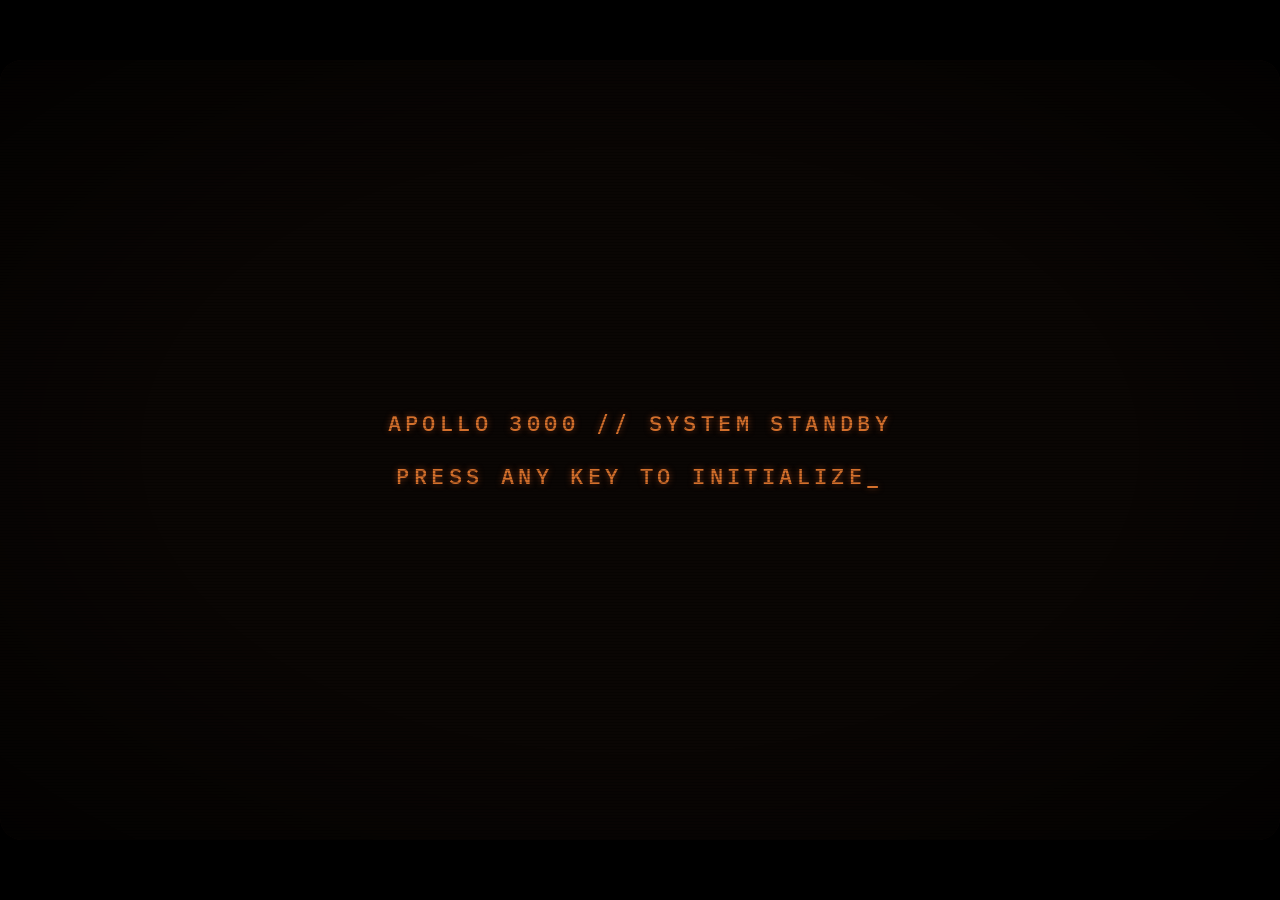
<file: index.html>
<!doctype html>
<html lang="de">
<head>
  <meta charset="utf-8">
  <meta name="viewport" content="width=device-width, initial-scale=1">
  <title>A.P.O.L.L.O. Terminal</title>
  <link rel="preconnect" href="https://fonts.googleapis.com">
  <link rel="preconnect" href="https://fonts.gstatic.com" crossorigin>
  <link href="https://fonts.googleapis.com/css2?family=IBM+Plex+Mono:wght@400;500;700&display=swap" rel="stylesheet">
  <link rel="stylesheet" href="css/apollo.css?v=378d517bec">
  <script>
    // Startwächter: Lädt der Code nicht (z. B. alte Dateien im Browser-Cache), Hinweis statt leerer Seite
    (function () {
      var shown = false;
      function show(msg) {
        if (shown || window.__apolloReady) return;
        shown = true;
        var d = document.createElement('div');
        d.style.cssText = 'position:fixed;inset:0;z-index:9999;background:#0a0604;color:#d4702c;font:16px/1.6 monospace;display:flex;align-items:center;justify-content:center;padding:40px;text-align:center';
        d.innerHTML = '<div><b style="color:#e3cb5c;font-size:20px">A.P.O.L.L.O. KONNTE NICHT STARTEN</b><br><br>Bitte die Seite neu laden mit <b>Strg + Umschalt + R</b> (Mac: Cmd + Shift + R).<br>Deine gespeicherten Daten bleiben erhalten.<br><br><span style="color:#8a4320;font-size:12px">' + String(msg || '').replace(/[<>&]/g, '') + '</span></div>';
        document.body.appendChild(d);
      }
      addEventListener('error', function (e) { show(e.message); });
      addEventListener('unhandledrejection', function (e) { show(e.reason && e.reason.message); });
      addEventListener('load', function () { setTimeout(function () { show('Startzeit überschritten'); }, 6000); });
    })();
  </script>
                                              <script type="importmap" id="apollo-version">{"imports":{"./js/app.js":"./js/app.js?v=378d517bec","./js/boot.js":"./js/boot.js?v=378d517bec","./js/content-editor.js":"./js/content-editor.js?v=378d517bec","./js/content.js":"./js/content.js?v=378d517bec","./js/data.js":"./js/data.js?v=378d517bec","./js/editor.js":"./js/editor.js?v=378d517bec","./js/equipment-data.js":"./js/equipment-data.js?v=378d517bec","./js/equipment.js":"./js/equipment.js?v=378d517bec","./js/gm.js":"./js/gm.js?v=378d517bec","./js/layer.js":"./js/layer.js?v=378d517bec","./js/logo.js":"./js/logo.js?v=378d517bec","./js/maps.js":"./js/maps.js?v=378d517bec","./js/matcher.js":"./js/matcher.js?v=378d517bec","./js/odt.js":"./js/odt.js?v=378d517bec","./js/plans.js":"./js/plans.js?v=378d517bec","./js/player.js":"./js/player.js?v=378d517bec","./js/roomlist.js":"./js/roomlist.js?v=378d517bec","./js/semiotic.js":"./js/semiotic.js?v=378d517bec","./js/sound.js":"./js/sound.js?v=378d517bec","./js/starmap-data.js":"./js/starmap-data.js?v=378d517bec","./js/starmap.js":"./js/starmap.js?v=378d517bec","./js/station-layer0.js":"./js/station-layer0.js?v=378d517bec","./js/station-level0.js":"./js/station-level0.js?v=378d517bec","./js/stationplan.js":"./js/stationplan.js?v=378d517bec","./js/svg.js":"./js/svg.js?v=378d517bec","./js/sync.js":"./js/sync.js?v=378d517bec","./js/table.js":"./js/table.js?v=378d517bec"}}</script>
  <script id="apollo-sw">if ('serviceWorker' in navigator && location.protocol !== 'file:') addEventListener('load', () => { navigator.serviceWorker.register('sw.js').catch(() => {}); navigator.serviceWorker.ready.then(() => document.documentElement.classList.add('offline-ready')); });</script>
</head>
<body class="crt">
  <div class="screen">
    <div id="boot" class="boot"></div>

    <div id="app" class="app" hidden>
      <header class="top">
        <div class="titlebar"><div class="titlebar-inner"><span id="title"></span><span id="title-right"></span></div></div>
        <div class="infobox">
          <div class="info-row"><span id="info-model"></span><span id="info-logo" class="info-logo"></span></div>
          <div class="info-row plain"><span id="info-code"></span><span id="info-date"></span></div>
        </div>
      </header>

      <main class="frame">
        <div id="view" class="view"></div>
        <input id="kbd" class="kbd" type="text" autocomplete="off" autocorrect="off" autocapitalize="characters" spellcheck="false" aria-label="Eingabe">
        <div class="cmdline"><span class="prompt">&gt;</span><span id="cmd"></span><span class="cursor">█</span></div>
      </main>

      <footer class="bottom">
        <div class="status">
          <span id="f-sd" class="crit blink" hidden></span>
          <span id="f-hint" class="hint"></span>
        </div>
        <div class="lockbox">
          <div class="lb-row"><span id="f-user"></span><span id="f-level"></span></div>
          <div class="lb-row keys"><span class="tap" data-act="w"><b class="hk">W</b> ZUGANG</span><span class="tap" data-act="x"><b class="hk">X</b> ABMELDEN</span><span class="tap" data-act="back">◂ ZURÜCK</span><span class="tap" data-act="full" title="Vollbild an/aus (F11)">⛶ VOLLBILD</span></div>
        </div>
      </footer>
    </div>

    <div class="crt-overlay"></div>
  </div>
  <script type="module" src="js/app.js?v=378d517bec"></script>
</body>
</html>
</file>
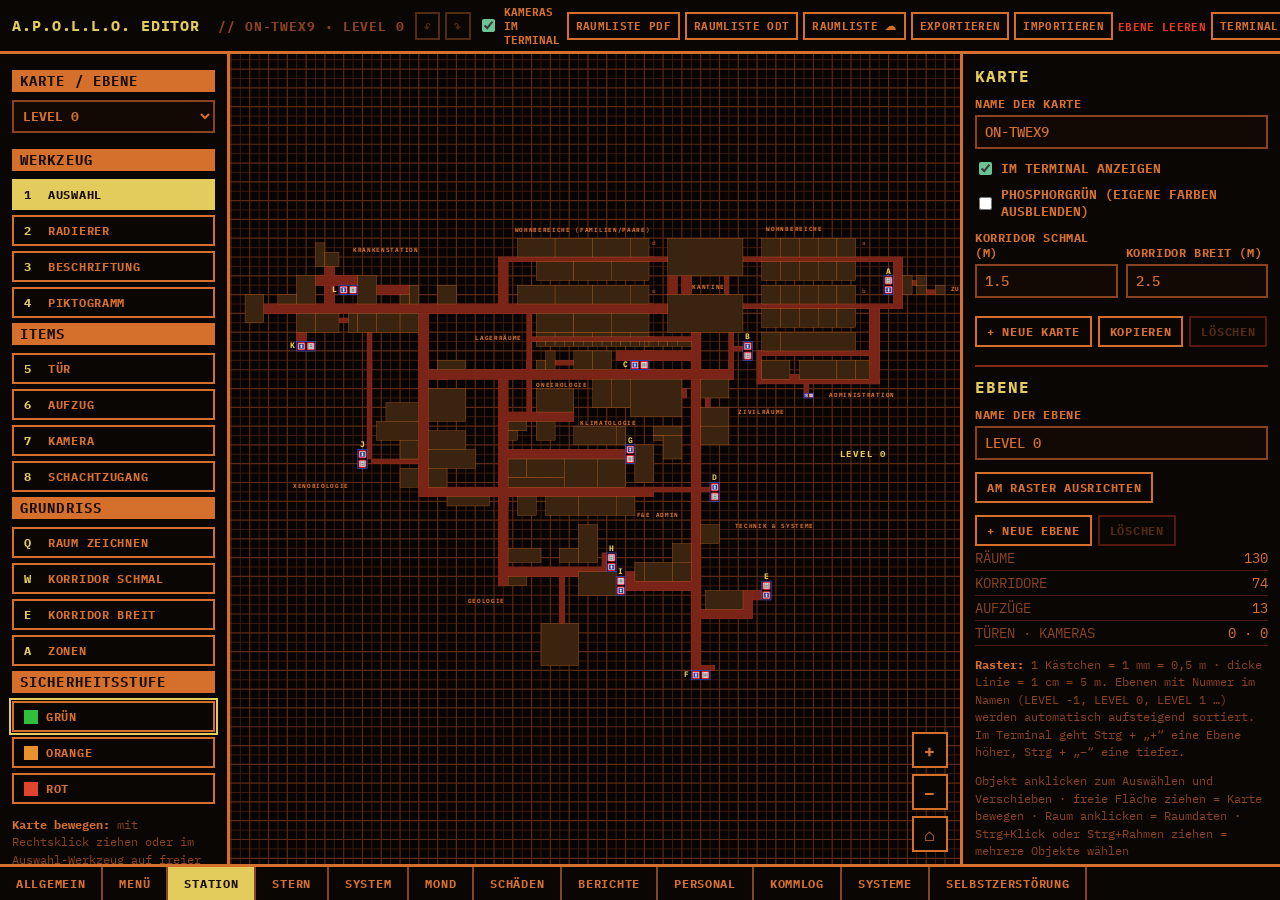
<file: editor.html>
<!doctype html>
<html lang="de">
<head>
  <meta charset="utf-8">
  <meta name="viewport" content="width=device-width, initial-scale=1">
  <title>A.P.O.L.L.O. Editor</title>
  <link rel="preconnect" href="https://fonts.googleapis.com">
  <link rel="preconnect" href="https://fonts.gstatic.com" crossorigin>
  <link href="https://fonts.googleapis.com/css2?family=IBM+Plex+Mono:wght@400;500;700&display=swap" rel="stylesheet">
  <link rel="stylesheet" href="css/apollo.css?v=378d517bec">
  <link rel="stylesheet" href="css/editor.css?v=378d517bec">
  <script>
    // Startwächter: Lädt der Code nicht (z. B. alte Dateien im Browser-Cache), Hinweis statt leerer Seite
    (function () {
      var shown = false;
      function show(msg) {
        if (shown || window.__apolloReady) return;
        shown = true;
        var d = document.createElement('div');
        d.style.cssText = 'position:fixed;inset:0;z-index:9999;background:#0a0604;color:#d4702c;font:16px/1.6 monospace;display:flex;align-items:center;justify-content:center;padding:40px;text-align:center';
        d.innerHTML = '<div><b style="color:#e3cb5c;font-size:20px">A.P.O.L.L.O. KONNTE NICHT STARTEN</b><br><br>Bitte die Seite neu laden mit <b>Strg + Umschalt + R</b> (Mac: Cmd + Shift + R).<br>Deine gespeicherten Daten bleiben erhalten.<br><br><span style="color:#8a4320;font-size:12px">' + String(msg || '').replace(/[<>&]/g, '') + '</span></div>';
        document.body.appendChild(d);
      }
      addEventListener('error', function (e) { show(e.message); });
      addEventListener('unhandledrejection', function (e) { show(e.reason && e.reason.message); });
      addEventListener('load', function () { setTimeout(function () { show('Startzeit überschritten'); }, 6000); });
    })();
  </script>
                                                <script type="importmap" id="apollo-version">{"imports":{"./js/app.js":"./js/app.js?v=378d517bec","./js/boot.js":"./js/boot.js?v=378d517bec","./js/content-editor.js":"./js/content-editor.js?v=378d517bec","./js/content.js":"./js/content.js?v=378d517bec","./js/data.js":"./js/data.js?v=378d517bec","./js/editor.js":"./js/editor.js?v=378d517bec","./js/equipment-data.js":"./js/equipment-data.js?v=378d517bec","./js/equipment.js":"./js/equipment.js?v=378d517bec","./js/gm.js":"./js/gm.js?v=378d517bec","./js/layer.js":"./js/layer.js?v=378d517bec","./js/logo.js":"./js/logo.js?v=378d517bec","./js/maps.js":"./js/maps.js?v=378d517bec","./js/matcher.js":"./js/matcher.js?v=378d517bec","./js/odt.js":"./js/odt.js?v=378d517bec","./js/plans.js":"./js/plans.js?v=378d517bec","./js/player.js":"./js/player.js?v=378d517bec","./js/roomlist.js":"./js/roomlist.js?v=378d517bec","./js/semiotic.js":"./js/semiotic.js?v=378d517bec","./js/sound.js":"./js/sound.js?v=378d517bec","./js/starmap-data.js":"./js/starmap-data.js?v=378d517bec","./js/starmap.js":"./js/starmap.js?v=378d517bec","./js/station-layer0.js":"./js/station-layer0.js?v=378d517bec","./js/station-level0.js":"./js/station-level0.js?v=378d517bec","./js/stationplan.js":"./js/stationplan.js?v=378d517bec","./js/svg.js":"./js/svg.js?v=378d517bec","./js/sync.js":"./js/sync.js?v=378d517bec","./js/table.js":"./js/table.js?v=378d517bec"}}</script>
  <script id="apollo-sw">if ('serviceWorker' in navigator && location.protocol !== 'file:') addEventListener('load', () => { navigator.serviceWorker.register('sw.js').catch(() => {}); navigator.serviceWorker.ready.then(() => document.documentElement.classList.add('offline-ready')); });</script>
</head>
<body class="editor">
  <header class="ed-top">
    <div class="ed-title">A.P.O.L.L.O. EDITOR <span id="ed-sub" class="dim"></span></div>
    <div class="ed-actions">
      <span class="map-only">
      <button id="undo" title="Rückgängig (Strg+Z)">↶</button>
      <button id="redo" title="Wiederholen (Strg+Y)">↷</button>
      <label class="ed-check"><input type="checkbox" id="showcams"> KAMERAS IM TERMINAL</label>
      <button id="list-pdf" title="Raumliste als Druckansicht – dort „Als PDF speichern“ wählen">RAUMLISTE PDF</button>
      <button id="list-odt" title="Raumliste als OpenDocument-Text (LibreOffice, Word)">RAUMLISTE ODT</button>
      <button id="rl-sync" title="Raumliste mit der Handy-App abgleichen">RAUMLISTE ☁</button>
      </span>
      <button id="export">EXPORTIEREN</button>
      <button id="import">IMPORTIEREN</button>
      <input type="file" id="importfile" accept=".json,application/json" hidden>
      <button id="clear" class="danger map-only" title="Türen, Zonen, Kameras, Schachtzugänge und Raumdaten dieser Ebene löschen (Grundriss bleibt)">EBENE LEEREN</button>
      <a class="btn" href="./" target="apollo-terminal">TERMINAL ↗</a>
    </div>
  </header>

  <aside class="ed-tools">
    <div id="levelpick"></div>
    <div class="ed-head">WERKZEUG</div>
    <div id="tools"></div>
    <div class="ed-head">SICHERHEITSSTUFE</div>
    <div id="secs" class="ed-secs"></div>
    <div id="pictos" hidden></div>
    <div class="ed-help">
      <p><b>Karte bewegen:</b> mit Rechtsklick ziehen oder im Auswahl-Werkzeug auf freier Fläche ziehen.</p>
      <p><b>Zoomen:</b> Mausrad.</p>
      <p><b>Löschen:</b> Objekt wählen und Entf drücken – oder Radierer.</p>
      <p><b>Aufzug</b> anklicken öffnet das Aufzugsmenü.</p>
      <p><b>Strg+Z</b> macht rückgängig.</p>
      <p>Änderungen werden automatisch gespeichert und erscheinen sofort im Terminal, wenn es im selben Browser offen ist.</p>
    </div>
  </aside>

  <main class="ed-canvas">
    <svg id="map" xmlns="http://www.w3.org/2000/svg"></svg>
    <div class="ed-zoom">
      <button id="zin" title="Hineinzoomen">+</button>
      <button id="zout" title="Herauszoomen">−</button>
      <button id="zhome" title="Ganze Karte">⌂</button>
    </div>
    <div id="toast" class="ed-toast" hidden></div>
  </main>

  <aside class="ed-props" id="props"></aside>
  <div id="detail" class="ed-overlay" hidden></div>
  <div id="equip" class="ed-overlay" hidden></div>
  <div id="rlsync" class="ed-overlay" hidden></div>
  <section id="content" class="ed-content" hidden></section>
  <footer class="ed-status" id="tabs"></footer>

  <script type="module" src="js/editor.js?v=378d517bec"></script>
</body>
</html>
</file>
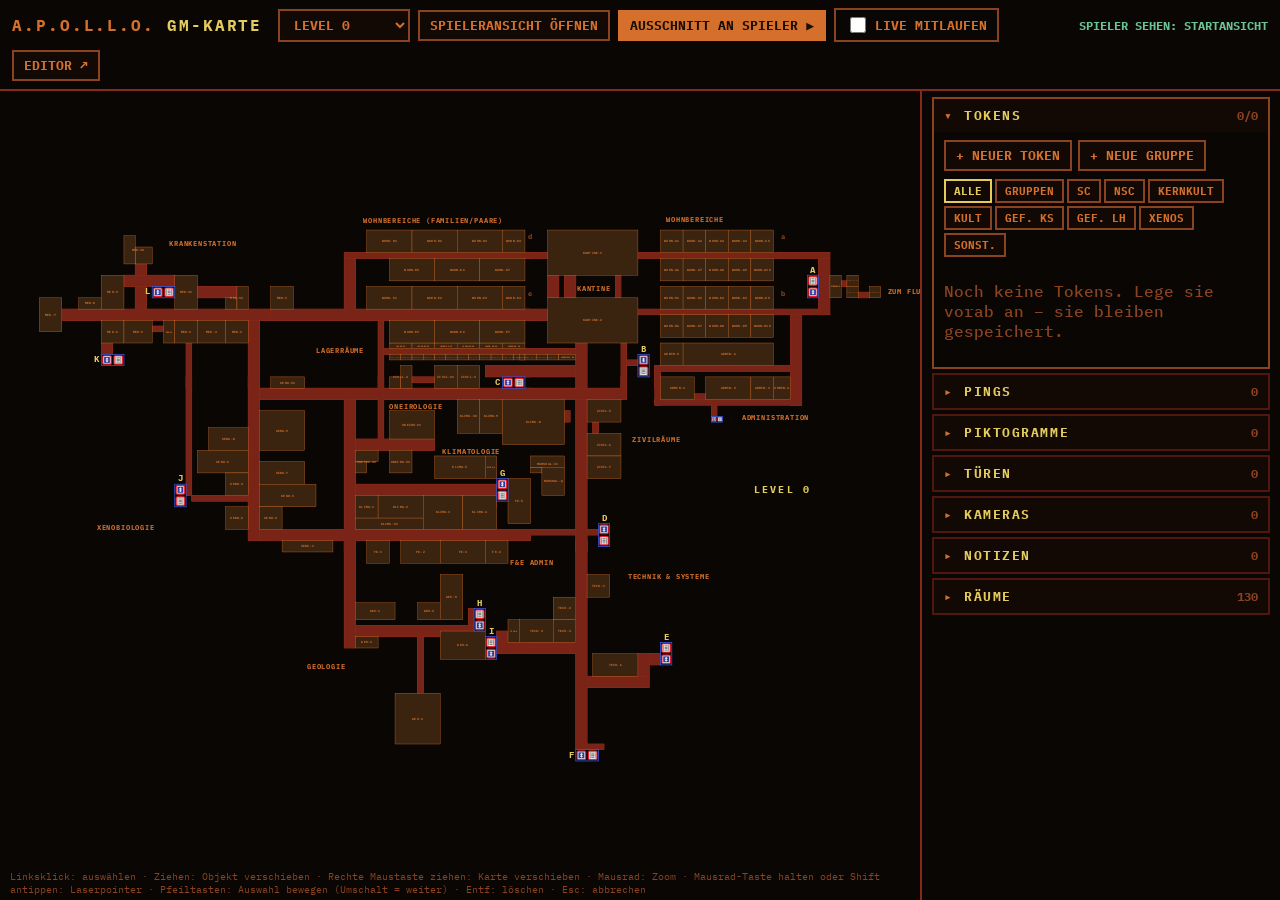
<file: gm.html>
<!doctype html>
<html lang="de">
<head>
  <meta charset="utf-8">
  <meta name="viewport" content="width=device-width, initial-scale=1">
  <title>A.P.O.L.L.O. GM-Karte</title>
  <link rel="preconnect" href="https://fonts.googleapis.com">
  <link rel="preconnect" href="https://fonts.gstatic.com" crossorigin>
  <link href="https://fonts.googleapis.com/css2?family=IBM+Plex+Mono:wght@400;500;700&display=swap" rel="stylesheet">
  <link rel="stylesheet" href="css/apollo.css?v=378d517bec">
  <link rel="stylesheet" href="css/table.css?v=378d517bec">
  <script>
    // Startwächter: Lädt der Code nicht (z. B. alte Dateien im Browser-Cache), Hinweis statt leerer Seite
    (function () {
      var shown = false;
      function show(msg) {
        if (shown || window.__apolloReady) return;
        shown = true;
        var d = document.createElement('div');
        d.style.cssText = 'position:fixed;inset:0;z-index:9999;background:#0a0604;color:#d4702c;font:16px/1.6 monospace;display:flex;align-items:center;justify-content:center;padding:40px;text-align:center';
        d.innerHTML = '<div><b style="color:#e3cb5c;font-size:20px">A.P.O.L.L.O. KONNTE NICHT STARTEN</b><br><br>Bitte die Seite neu laden mit <b>Strg + Umschalt + R</b> (Mac: Cmd + Shift + R).<br>Deine gespeicherten Daten bleiben erhalten.<br><br><span style="color:#8a4320;font-size:12px">' + String(msg || '').replace(/[<>&]/g, '') + '</span></div>';
        document.body.appendChild(d);
      }
      addEventListener('error', function (e) { show(e.message); });
      addEventListener('unhandledrejection', function (e) { show(e.reason && e.reason.message); });
      addEventListener('load', function () { setTimeout(function () { show('Startzeit überschritten'); }, 6000); });
    })();
  </script>
                    <script type="importmap" id="apollo-version">{"imports":{"./js/app.js":"./js/app.js?v=378d517bec","./js/boot.js":"./js/boot.js?v=378d517bec","./js/content-editor.js":"./js/content-editor.js?v=378d517bec","./js/content.js":"./js/content.js?v=378d517bec","./js/data.js":"./js/data.js?v=378d517bec","./js/editor.js":"./js/editor.js?v=378d517bec","./js/equipment-data.js":"./js/equipment-data.js?v=378d517bec","./js/equipment.js":"./js/equipment.js?v=378d517bec","./js/gm.js":"./js/gm.js?v=378d517bec","./js/layer.js":"./js/layer.js?v=378d517bec","./js/logo.js":"./js/logo.js?v=378d517bec","./js/maps.js":"./js/maps.js?v=378d517bec","./js/matcher.js":"./js/matcher.js?v=378d517bec","./js/odt.js":"./js/odt.js?v=378d517bec","./js/plans.js":"./js/plans.js?v=378d517bec","./js/player.js":"./js/player.js?v=378d517bec","./js/roomlist.js":"./js/roomlist.js?v=378d517bec","./js/semiotic.js":"./js/semiotic.js?v=378d517bec","./js/sound.js":"./js/sound.js?v=378d517bec","./js/starmap-data.js":"./js/starmap-data.js?v=378d517bec","./js/starmap.js":"./js/starmap.js?v=378d517bec","./js/station-layer0.js":"./js/station-layer0.js?v=378d517bec","./js/station-level0.js":"./js/station-level0.js?v=378d517bec","./js/stationplan.js":"./js/stationplan.js?v=378d517bec","./js/svg.js":"./js/svg.js?v=378d517bec","./js/sync.js":"./js/sync.js?v=378d517bec","./js/table.js":"./js/table.js?v=378d517bec"}}</script>
  <script id="apollo-sw">if ('serviceWorker' in navigator && location.protocol !== 'file:') addEventListener('load', () => { navigator.serviceWorker.register('sw.js').catch(() => {}); navigator.serviceWorker.ready.then(() => document.documentElement.classList.add('offline-ready')); });</script>
</head>
<body class="table-page gm-page">
  <header class="gm-top">
    <div class="gm-title">A.P.O.L.L.O. <span>GM-KARTE</span></div>
    <select id="lvl" class="gm-sel" title="Ebene"></select>
    <button id="open-player" title="Zweites Fenster für Fernseher/Beamer öffnen">SPIELERANSICHT ÖFFNEN</button>
    <button id="send-view" class="hot" title="Den Spielern genau diesen Ausschnitt zeigen">AUSSCHNITT AN SPIELER ▶</button>
    <label class="gm-follow" title="Spielerkarte folgt jedem Verschieben, Zoomen und Ebenenwechsel sofort"><input type="checkbox" id="follow"> LIVE MITLAUFEN</label>
    <span id="laser-state" class="gm-laser" hidden>● LASER</span>
    <span id="pstate" class="gm-pstate"></span>
    <span class="gm-offline" title="Alle Dateien sind im Browser gespeichert – die App funktioniert auch ohne Internet">✓ OFFLINE BEREIT</span>
    <a class="btn" href="editor.html" target="apollo-editor">EDITOR ↗</a>
  </header>
  <main class="gm-main">
    <svg id="map" xmlns="http://www.w3.org/2000/svg"></svg>
    <div class="gm-help">Linksklick: auswählen · Ziehen: Objekt verschieben · Rechte Maustaste ziehen: Karte verschieben · Mausrad: Zoom · Mausrad-Taste halten oder Shift antippen: Laserpointer · Pfeiltasten: Auswahl bewegen (Umschalt = weiter) · Entf: löschen · Esc: abbrechen</div>
  </main>
  <aside id="side" class="gm-side"></aside>
  <div id="roomwin" class="gm-modal" hidden></div>
  <div id="toast" class="gm-toast" hidden></div>
  <script type="module" src="js/gm.js?v=378d517bec"></script>
</body>
</html>
</file>
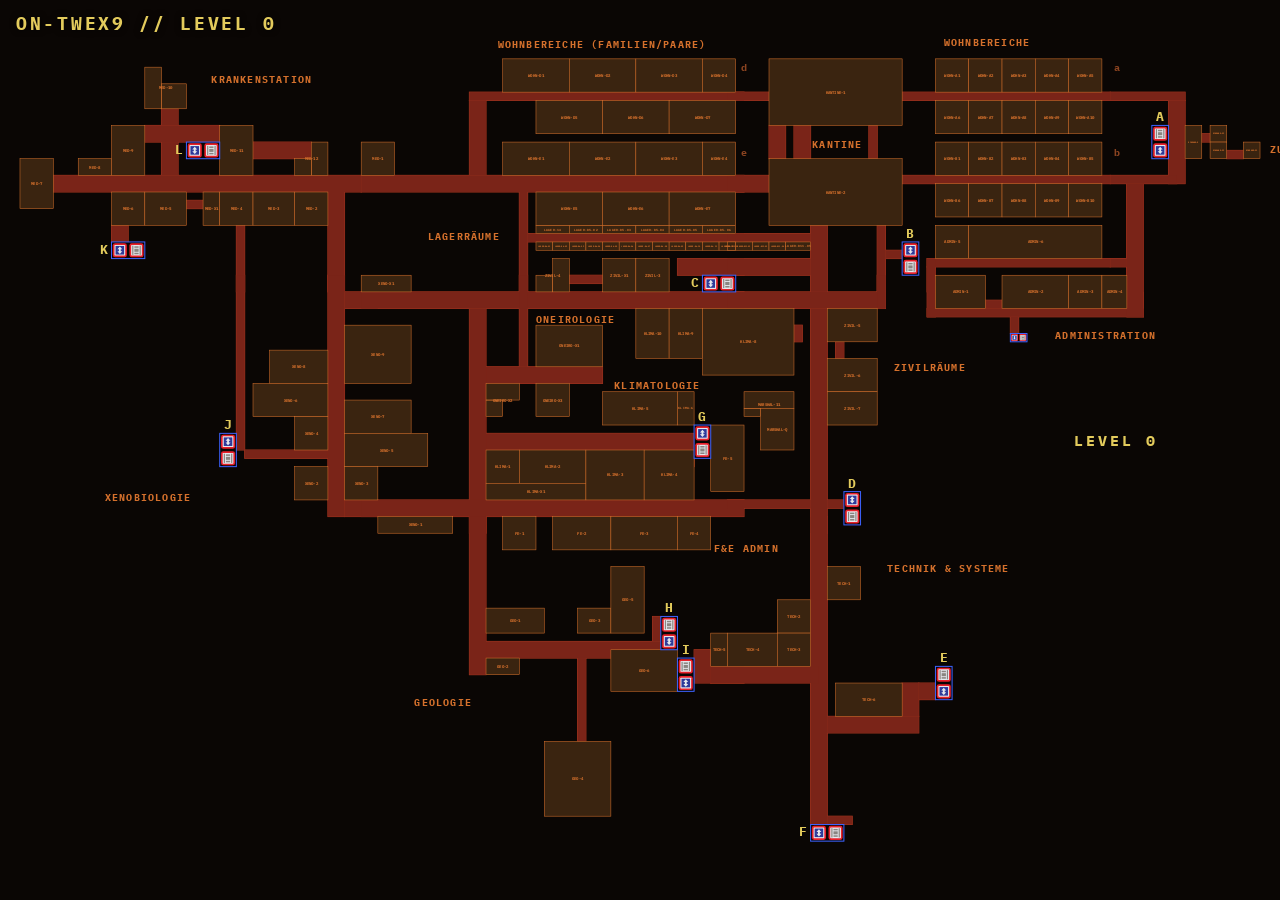
<file: spieler.html>
<!doctype html>
<html lang="de">
<head>
  <meta charset="utf-8">
  <meta name="viewport" content="width=device-width, initial-scale=1">
  <title>A.P.O.L.L.O. Spielerkarte</title>
  <link rel="preconnect" href="https://fonts.googleapis.com">
  <link rel="preconnect" href="https://fonts.gstatic.com" crossorigin>
  <link href="https://fonts.googleapis.com/css2?family=IBM+Plex+Mono:wght@400;500;700&display=swap" rel="stylesheet">
  <link rel="stylesheet" href="css/apollo.css?v=378d517bec">
  <link rel="stylesheet" href="css/table.css?v=378d517bec">
  <script>
    // Startwächter: Lädt der Code nicht (z. B. alte Dateien im Browser-Cache), Hinweis statt leerer Seite
    (function () {
      var shown = false;
      function show(msg) {
        if (shown || window.__apolloReady) return;
        shown = true;
        var d = document.createElement('div');
        d.style.cssText = 'position:fixed;inset:0;z-index:9999;background:#0a0604;color:#d4702c;font:16px/1.6 monospace;display:flex;align-items:center;justify-content:center;padding:40px;text-align:center';
        d.innerHTML = '<div><b style="color:#e3cb5c;font-size:20px">A.P.O.L.L.O. KONNTE NICHT STARTEN</b><br><br>Bitte die Seite neu laden mit <b>Strg + Umschalt + R</b> (Mac: Cmd + Shift + R).<br>Deine gespeicherten Daten bleiben erhalten.<br><br><span style="color:#8a4320;font-size:12px">' + String(msg || '').replace(/[<>&]/g, '') + '</span></div>';
        document.body.appendChild(d);
      }
      addEventListener('error', function (e) { show(e.message); });
      addEventListener('unhandledrejection', function (e) { show(e.reason && e.reason.message); });
      addEventListener('load', function () { setTimeout(function () { show('Startzeit überschritten'); }, 6000); });
    })();
  </script>
                    <script type="importmap" id="apollo-version">{"imports":{"./js/app.js":"./js/app.js?v=378d517bec","./js/boot.js":"./js/boot.js?v=378d517bec","./js/content-editor.js":"./js/content-editor.js?v=378d517bec","./js/content.js":"./js/content.js?v=378d517bec","./js/data.js":"./js/data.js?v=378d517bec","./js/editor.js":"./js/editor.js?v=378d517bec","./js/equipment-data.js":"./js/equipment-data.js?v=378d517bec","./js/equipment.js":"./js/equipment.js?v=378d517bec","./js/gm.js":"./js/gm.js?v=378d517bec","./js/layer.js":"./js/layer.js?v=378d517bec","./js/logo.js":"./js/logo.js?v=378d517bec","./js/maps.js":"./js/maps.js?v=378d517bec","./js/matcher.js":"./js/matcher.js?v=378d517bec","./js/odt.js":"./js/odt.js?v=378d517bec","./js/plans.js":"./js/plans.js?v=378d517bec","./js/player.js":"./js/player.js?v=378d517bec","./js/roomlist.js":"./js/roomlist.js?v=378d517bec","./js/semiotic.js":"./js/semiotic.js?v=378d517bec","./js/sound.js":"./js/sound.js?v=378d517bec","./js/starmap-data.js":"./js/starmap-data.js?v=378d517bec","./js/starmap.js":"./js/starmap.js?v=378d517bec","./js/station-layer0.js":"./js/station-layer0.js?v=378d517bec","./js/station-level0.js":"./js/station-level0.js?v=378d517bec","./js/stationplan.js":"./js/stationplan.js?v=378d517bec","./js/svg.js":"./js/svg.js?v=378d517bec","./js/sync.js":"./js/sync.js?v=378d517bec","./js/table.js":"./js/table.js?v=378d517bec"}}</script>
  <script id="apollo-sw">if ('serviceWorker' in navigator && location.protocol !== 'file:') addEventListener('load', () => { navigator.serviceWorker.register('sw.js').catch(() => {}); navigator.serviceWorker.ready.then(() => document.documentElement.classList.add('offline-ready')); });</script>
</head>
<body class="table-page player-page">
  <svg id="map" xmlns="http://www.w3.org/2000/svg" preserveAspectRatio="xMidYMid meet"></svg>
  <div id="plevel" class="p-level"></div>
  <button id="pfull" class="p-full">⛶ VOLLBILD</button>
  <script type="module" src="js/player.js?v=378d517bec"></script>
</body>
</html>
</file>
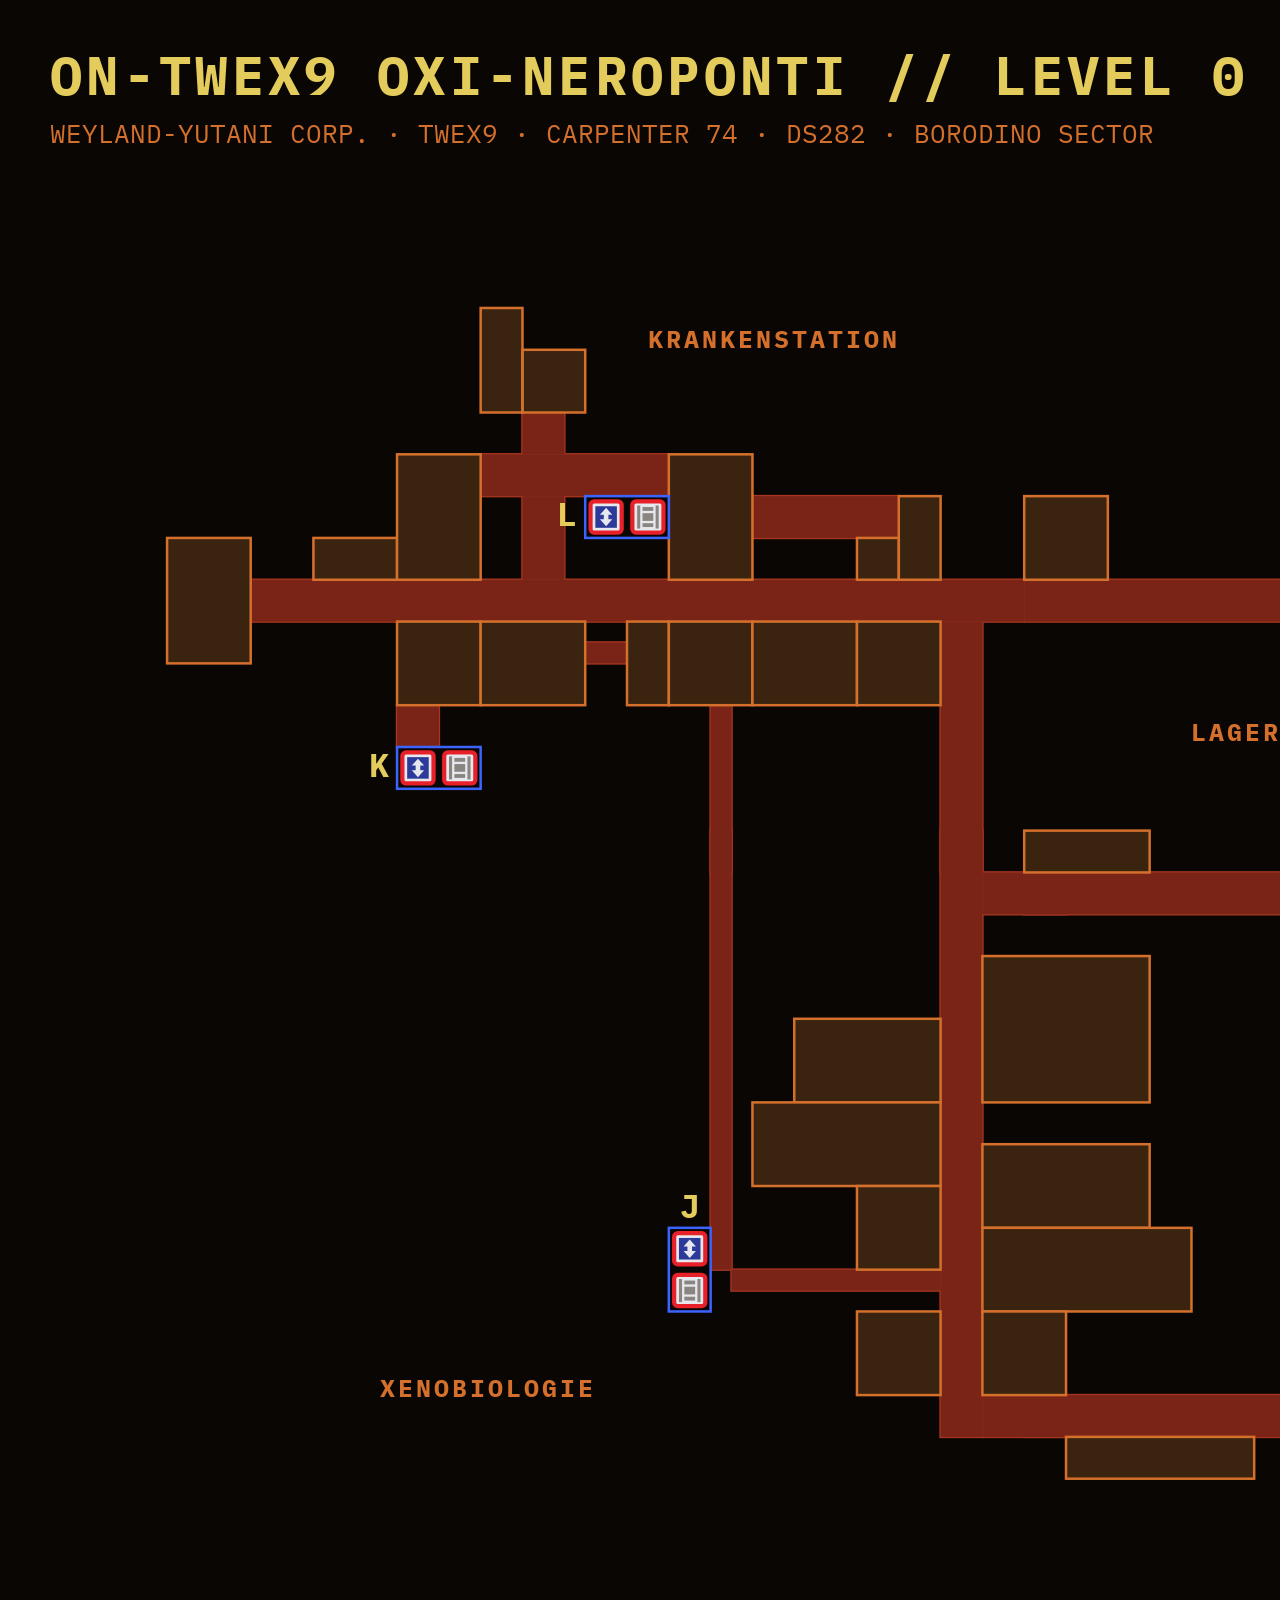
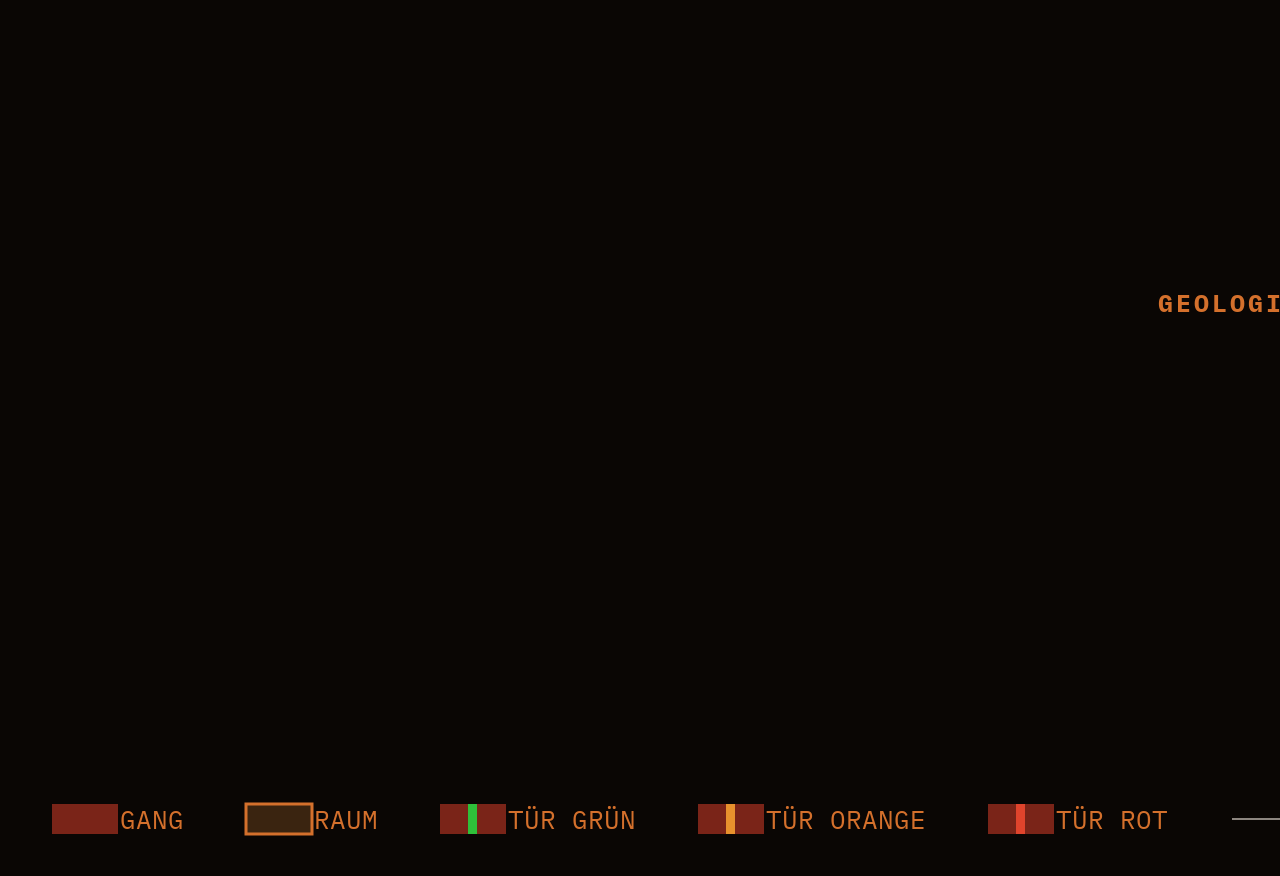
<file: tools/export-map.html>
<!doctype html>
<html lang="de">
<head>
<meta charset="utf-8">
<title>Stationsplan Export</title>
<link href="https://fonts.googleapis.com/css2?family=IBM+Plex+Mono:wght@400;500;700&display=swap" rel="stylesheet">
<link rel="stylesheet" href="../css/apollo.css">
<style>
  html, body { overflow: visible; height: auto; background: #0a0604; }
  body { margin: 0; padding: 40px 50px; width: 3600px; color: var(--amber); font-family: var(--font); }
  h1 { margin: 0 0 6px; font-size: 54px; letter-spacing: .08em; color: var(--yellow); }
  .sub { font-size: 26px; margin-bottom: 20px; color: var(--amber); }
  #map { display: block; width: 3600px; }
  .st-wall { stroke-width: 3; }
  .st-inner { stroke-width: 1.5; }
  .legend { display: flex; gap: 60px; margin-top: 24px; font-size: 26px; align-items: center; flex-wrap: wrap; }
  .legend span { display: inline-flex; align-items: center; }
  .legend i { display: inline-block; vertical-align: middle; margin-right: 14px; }
</style>
</head>
<body>
  <h1 id="title"></h1>
  <div class="sub" id="sub"></div>
  <svg id="map" xmlns="http://www.w3.org/2000/svg"></svg>
  <div class="legend" id="legend"></div>
<script type="module">
  import { CONFIG, STATION } from '../js/data.js';
  import { drawStationPlan } from '../js/stationplan.js';
  import { loadLayer } from '../js/layer.js';
  import { el } from '../js/svg.js';
  import { semioticById } from '../js/semiotic.js';

  const gm = new URLSearchParams(location.search).has('gm');
  const lv = STATION.levels[0];
  const level = lv.plan;
  const layer = loadLayer(lv.id, lv.layer);
  const svg = document.getElementById('map');
  const g = el('g', {}, svg);
  drawStationPlan(g, CONFIG, level, layer, { cams: gm });
  const b = level.bounds;
  const pad = 140;
  const vb = { x: b[0] - pad, y: b[1] - pad, w: b[2] - b[0] + pad * 2 + 300, h: b[3] - b[1] + pad * 2 + 60 };
  svg.setAttribute('viewBox', `${vb.x} ${vb.y} ${vb.w} ${vb.h}`);
  svg.style.height = `${(3600 * vb.h) / vb.w}px`;
  svg.style.setProperty('--k', ((vb.w / 3600) * 2.4).toFixed(4));
  svg.classList.remove('z-mid', 'z-far');

  document.getElementById('title').textContent = `${CONFIG.station} // ${level.name}`;
  document.getElementById('sub').textContent =
    `${CONFIG.company} · ${CONFIG.moon} · ${CONFIG.planet} · ${CONFIG.star} · ${CONFIG.sector}${gm ? ' · SPIELLEITER-VERSION' : ''}`;
  const sw = (html) => `<svg width="70" height="34" viewBox="0 0 70 34">${html}</svg>`;
  document.getElementById('legend').innerHTML = [
    [sw('<rect x="2" y="2" width="66" height="30" fill="#7a2418"/>'), 'GANG'],
    [sw('<rect x="2" y="2" width="66" height="30" fill="#3a2410" stroke="#d4702c" stroke-width="3"/>'), 'RAUM'],
    [sw('<rect x="2" y="2" width="66" height="30" fill="#7a2418"/><rect x="30" y="2" width="9" height="30" fill="#2fbf3a"/>'), 'TÜR GRÜN'],
    [sw('<rect x="2" y="2" width="66" height="30" fill="#7a2418"/><rect x="30" y="2" width="9" height="30" fill="#e8912d"/>'), 'TÜR ORANGE'],
    [sw('<rect x="2" y="2" width="66" height="30" fill="#7a2418"/><rect x="30" y="2" width="9" height="30" fill="#e0442c"/>'), 'TÜR ROT'],
    [sw('<line x1="4" y1="17" x2="66" y2="17" stroke="#8d8680" stroke-width="2"/>'), 'TRENNLINIE'],
    [sw(`<g transform="translate(3 2) scale(.3)">${semioticById(32).svg}</g><g transform="translate(35 2) scale(.3)">${semioticById(28).svg}</g><rect x="2" y="1" width="66" height="32" fill="none" stroke="#3d63ff" stroke-width="2"/>`), 'AUFZUG + LEITERGANG'],
    ...(gm ? [[sw('<path d="M10 17 L60 2 A52 52 0 0 1 60 32 Z" fill="#6cc495" fill-opacity=".3"/><circle cx="10" cy="17" r="6" fill="#6cc495"/>'), 'KAMERA']] : []),
  ].map(([s, t]) => `<span>${s}${t}</span>`).join('');
  document.body.dataset.ready = '1';
</script>
</body>
</html>
</file>
<file: css/apollo.css>
:root {
  --bg: #0a0604;
  --panel: #120905;
  --amber: #d4702c;
  --amber-dim: #8a4320;
  --rust: #4f170e;
  --rust-2: #86281a;
  --red: #e43a24;
  --yellow: #e3cb5c;
  --mint: #6cc495;
  --ink: #1a0e05;
  --font: 'IBM Plex Mono', Consolas, 'Courier New', monospace;
  --s: 1;
}

* { box-sizing: border-box; }
[hidden] { display: none !important; }
html, body { margin: 0; height: 100%; overflow: hidden; background: #000; }
body { font-family: var(--font); color: var(--amber); cursor: default; user-select: none; }

/* Feste Bühne 1280 × 780, wird auf das Fenster skaliert. */
.screen {
  position: absolute; left: 50%; top: 50%;
  width: 1280px; height: 780px;
  transform: translate(-50%, -50%) scale(var(--s));
  background: var(--bg);
  overflow: hidden;
  border-radius: 22px;
}
body.crt .screen { text-shadow: 0 0 6px rgba(226, 96, 40, .5); }

.dim { color: var(--amber-dim); }
.crit { color: var(--red); }
.warn { color: var(--yellow); }
.mint { color: var(--mint); }
.hl { background: var(--yellow); color: var(--ink); padding: 0 6px; text-shadow: none; }
.blink { animation: blink 1s steps(1) infinite; }
@keyframes blink { 50% { opacity: 0; } }

/* ---------- Röhrenmonitor ---------- */
.crt-overlay { position: absolute; inset: 0; pointer-events: none; z-index: 40; display: none; border-radius: 22px; }
body.crt .crt-overlay {
  display: block;
  background:
    repeating-linear-gradient(to bottom, transparent 0 2px, rgba(0, 0, 0, .28) 2px 3px),
    radial-gradient(ellipse at center, transparent 55%, rgba(0, 0, 0, .65) 100%);
  animation: flicker 6s infinite;
}
body.crt .crt-overlay::after {
  content: ''; position: absolute; left: 0; right: 0; height: 140px; top: -140px;
  background: linear-gradient(to bottom, transparent, rgba(200, 135, 42, .05), transparent);
  animation: roll 8s linear infinite;
}
@keyframes roll { to { top: 100%; } }
@keyframes flicker { 0%, 100% { opacity: 1; } 46% { opacity: .92; } 47% { opacity: 1; } 71% { opacity: .96; } }

/* ---------- Start ---------- */
.boot { position: absolute; inset: 0; z-index: 30; display: flex; align-items: center; justify-content: center; background: var(--bg); }
.boot.power-on { animation: poweron .9s cubic-bezier(.2, .8, .2, 1); }
@keyframes poweron {
  0% { transform: scale(.5, .004); filter: brightness(6); }
  35% { transform: scale(1, .004); filter: brightness(5); }
  100% { transform: scale(1, 1); filter: brightness(1); }
}
.boot-standby { text-align: center; font-size: 22px; font-weight: 500; letter-spacing: .2em; line-height: 2.4; }
.boot-log { position: absolute; inset: 70px 90px; margin: 0; font: 500 20px/1.6 var(--font); white-space: pre; }
.boot-logo { display: flex; flex-direction: column; align-items: center; gap: 16px; }
.boot-logo .wy { width: 300px; overflow: visible; }
.boot-logo .wy path {
  fill: transparent; stroke: var(--amber); stroke-width: .8;
  stroke-dasharray: 420; stroke-dashoffset: 420;
  animation: draw 1.5s ease forwards, fillin .5s 1.3s forwards;
}
@keyframes draw { to { stroke-dashoffset: 0; } }
@keyframes fillin { to { fill: var(--amber); } }
.boot-company { font-size: 18px; font-weight: 700; letter-spacing: .5em; margin-top: 6px; }
.boot-name { font-size: 76px; font-weight: 700; letter-spacing: .22em; color: var(--yellow); min-height: 96px; margin-top: 14px; }
.boot-long { font-size: 15px; letter-spacing: .18em; color: var(--amber); }
.boot-bar { width: 560px; height: 30px; border: 3px solid var(--amber); padding: 3px; display: flex; gap: 3px; margin-top: 18px; }
.boot-bar i { width: calc((100% - 81px) / 28); background: var(--amber); }
.boot-msg { font-size: 16px; letter-spacing: .15em; min-height: 22px; }

/* ---------- Grundlayout ---------- */
.app { position: absolute; inset: 0; padding: 26px 30px 24px; display: grid; grid-template-rows: 64px 1fr 44px; gap: 16px; }
.app.appear { animation: appear .5s steps(5); }
@keyframes appear { 0% { opacity: 0; } 40% { opacity: .6; } 60% { opacity: .2; } 100% { opacity: 1; } }

.top { display: grid; grid-template-columns: 1fr 380px; gap: 26px; }
.titlebar { border: 3px solid var(--amber); padding: 4px; }
.titlebar-inner {
  height: 100%; background: var(--yellow); color: var(--ink); text-shadow: none;
  display: flex; align-items: flex-end; justify-content: space-between;
  padding: 0 14px 3px; font-size: 26px; font-weight: 700; letter-spacing: .06em;
}
.infobox { border: 3px solid var(--amber); display: grid; grid-template-rows: 1fr 1fr; font-size: 16px; font-weight: 500; }
.info-row { display: grid; grid-template-columns: 1fr 110px; align-items: stretch; }
.info-row + .info-row { border-top: 3px solid var(--amber); }
.info-row span { display: flex; align-items: center; padding: 0 14px; }
.info-row .info-logo { border-left: 3px solid var(--amber); justify-content: center; }
.info-row.plain { grid-template-columns: 1fr auto; }
.info-row.plain span:last-child { justify-content: flex-end; white-space: nowrap; }
.info-logo .wy { width: 64px; fill: var(--amber); }

.frame { position: relative; border: 3px solid var(--amber); display: grid; grid-template-rows: 1fr 46px; min-height: 0; }
.view { position: relative; overflow: hidden; min-height: 0; }
.cmdline { border-top: 2px solid var(--rust-2); display: flex; align-items: center; gap: 12px; padding: 0 18px; font-size: 21px; font-weight: 500; white-space: pre; overflow: hidden; }
.prompt { color: var(--yellow); }
.cursor { color: var(--yellow); animation: blink 1s steps(1) infinite; margin-left: -12px; }

.bottom { display: grid; grid-template-columns: 1fr 380px; gap: 26px; }
.status, .lockbox { border: 3px solid var(--amber); display: flex; align-items: center; gap: 12px; padding: 0 14px; font-size: 15px; font-weight: 500; white-space: nowrap; overflow: hidden; }
.lockbox { flex-direction: column; align-items: stretch; justify-content: center; gap: 1px; padding: 0 12px; }
.lb-row { display: flex; align-items: center; gap: 12px; min-width: 0; }
.lb-row.keys { font-size: 13px; color: var(--amber); gap: 12px; }
.hint { color: var(--amber); font-size: 16px; letter-spacing: .03em; overflow: hidden; text-overflow: ellipsis; }
.hk { color: var(--yellow); font-weight: 700; }
#f-snd { margin-left: auto; }
.sq { display: inline-block; width: 15px; height: 15px; background: var(--amber); flex: none; }
.sq.r { background: var(--rust-2); }
.sq.o { background: none; border: 2px solid var(--amber); width: 11px; height: 11px; }
.sq.y { background: var(--yellow); }
.sq.m { background: var(--mint); }

/* ---------- Hauptmenü ---------- */
.menu { position: absolute; inset: 0; display: grid; grid-template-columns: 1fr 380px; }
.menu-main { padding: 26px 34px; }
.greet { margin: 0 0 22px; font-size: 19px; font-weight: 500; line-height: 1.5; max-width: 640px; }
.menu-list { list-style: none; margin: 0; padding: 0; display: grid; gap: 4px; }
.menu-list li { display: flex; gap: 18px; padding: 5px 12px; font-size: 21px; font-weight: 700; letter-spacing: .05em; width: 520px; cursor: pointer; }
.menu-list .k { color: var(--yellow); }
.menu-list li.sel { background: var(--yellow); color: var(--ink); text-shadow: none; }
.menu-list li.sel .k { color: var(--ink); }

.menu-side { border-left: 3px solid var(--amber); padding: 18px 22px; display: flex; flex-direction: column; gap: 14px; }
.side-head { display: flex; justify-content: space-between; align-items: center; font-weight: 700; font-size: 16px; color: var(--yellow); }
.side-head .sq { width: 12px; height: 12px; margin-left: 6px; vertical-align: -1px; }
.readouts { display: grid; gap: 8px; }
.ro { display: flex; justify-content: space-between; border: 2px solid var(--amber); padding: 5px 12px; font-size: 15px; font-weight: 500; }

/* ---------- Berichte ---------- */
.report { position: absolute; inset: 0; padding: 22px 36px; overflow-y: auto; font-size: 19px; font-weight: 500; line-height: 1.5; scrollbar-width: none; }
.report::-webkit-scrollbar { display: none; }
.report p { margin: 0 0 14px; max-width: 1050px; }
.report-head { display: flex; justify-content: space-between; color: var(--amber-dim); font-size: 14px; border-bottom: 2px solid var(--rust-2); padding-bottom: 6px; margin-bottom: 16px; }
.alert { color: var(--red); }
.meter { display: grid; grid-template-columns: 360px auto 80px; gap: 20px; align-items: center; margin: 0 0 8px; }
.bar { letter-spacing: -1px; font-size: 20px; }
.bar .off { color: var(--rust); }
.bar.warn, .val.warn { color: var(--yellow); }
.bar.crit, .val.crit { color: var(--red); }
.val { text-align: right; }
.tbl { border-collapse: collapse; margin: 4px 0 18px; font-size: 18px; }
.tbl th { background: var(--amber); color: var(--ink); text-shadow: none; text-align: left; padding: 3px 26px 3px 12px; font-weight: 700; }
.tbl td { padding: 3px 26px 3px 12px; border-bottom: 1px solid var(--rust); }
.help-grid { display: grid; grid-template-columns: 1fr 1fr; gap: 8px 30px; margin: 6px 0 16px; }
.help-item { display: flex; flex-direction: column; gap: 0; font-size: 16px; }
.help-item .hl { align-self: flex-start; }

/* ---------- Karten ---------- */
.map { position: absolute; inset: 0; }
.map-svg { position: absolute; inset: 0; width: 100%; height: 100%; }
.map-svg * { vector-effect: non-scaling-stroke; }
.hud { position: absolute; font-size: 14px; font-weight: 700; letter-spacing: .06em; color: var(--red); line-height: 1.5; pointer-events: none; }
.hud-tl { left: 16px; top: 10px; }
.hud-tr { right: 16px; top: 10px; text-align: right; }
.hud-bl { left: 16px; bottom: 44px; color: var(--yellow); }
.hud-br { right: 16px; bottom: 44px; }
.hud .dim { color: var(--rust-2); }
.hud-range span { margin-right: 12px; color: var(--amber-dim); }
.hud-range span.on { color: var(--yellow); }
.hud-ruler {
  position: absolute; left: 180px; right: 180px; bottom: 6px; height: 14px;
  background: repeating-linear-gradient(to right, var(--amber-dim) 0 2px, transparent 2px 12px);
  mask: linear-gradient(to bottom, transparent 40%, #000 40%);
}

.m-grid { stroke: var(--rust); stroke-width: 1.5; }
.m-vec { stroke: var(--rust-2); stroke-width: 1.5; stroke-dasharray: 2 6; fill: none; }
.m-speck { fill: #5e2717; }
.m-star { fill: var(--amber-dim); }
.m-orbit { stroke: #6b2a1a; stroke-width: 1.5; fill: none; }
.m-node { fill: #8a3a22; }
.m-dot { fill: #b8742a; }
.m-planet { fill: var(--amber); }
.m-label { fill: var(--red); font-size: 13px; font-weight: 700; }
.m-target { fill: var(--yellow); }
.m-num { fill: #5e2717; font-size: 15px; font-weight: 700; }
.m-read { fill: var(--amber); font-size: 14px; font-weight: 500; white-space: pre; }
.m-globe { stroke: var(--amber); stroke-width: 2; fill: #120804; }
.m-lat { stroke: #6b2a1a; stroke-width: 1; fill: none; }
.m-crater { stroke: #8a3a22; stroke-width: 1.2; fill: none; }
.m-shade { fill: rgba(0, 0, 0, .5); }
.m-topo { stroke: #3a170c; stroke-width: 1.2; fill: none; }
.m-corr { stroke: var(--amber-dim); stroke-width: 7; fill: none; }
.m-scale { stroke: var(--amber); stroke-width: 1.5; fill: none; }
.m-mod rect { fill: var(--panel); stroke: var(--amber); stroke-width: 2.5; }
.m-mod-t { fill: var(--amber); font-size: 15px; font-weight: 700; }
.m-mod-c { fill: var(--amber-dim); font-size: 11px; font-weight: 500; }
.m-mod.damage rect { stroke: var(--red); animation: alarm 1s steps(1) infinite; }
@keyframes alarm { 50% { stroke: var(--rust); } }
.m-mod.damage .m-mod-t, .m-mod.damage .m-tag { fill: var(--red); }
.m-mod.warn rect { stroke: var(--yellow); }
.m-mod.warn .m-tag { fill: var(--yellow); }
.m-tag { font-size: 12px; font-weight: 700; }
.m-lock { stroke: var(--mint); stroke-width: 4; fill: none; }
.m-lockbox { stroke: var(--amber); stroke-width: 3; fill: none; }
.m-lock-t { fill: var(--mint); font-size: 26px; font-weight: 700; }
.m-lock-t2 { fill: var(--yellow); font-size: 26px; font-weight: 700; }
.m-lock-t.sm, .m-lock-t2.sm { font-size: 15px; }
.m-coord { fill: var(--mint); font-size: 13px; font-weight: 500; }

/* ---------- Interkom ---------- */
.ik { position: absolute; inset: 0; display: grid; grid-template-columns: 420px 1fr; }
.ik-side { display: flex; flex-direction: column; min-height: 0; border-right: 3px solid var(--amber); }
.ik-filter { display: flex; align-items: center; gap: 10px; padding: 14px 18px 8px; font-size: 15px; font-weight: 700; border-bottom: 2px solid var(--rust-2); }
.ik-select { flex: 1; min-width: 0; background: var(--panel); color: var(--yellow); border: 2px solid var(--amber); font: 700 15px var(--font); padding: 5px 8px; cursor: pointer; text-transform: uppercase; }
.ik-select:focus { outline: none; border-color: var(--yellow); }
.ik-select option { background: #0a0604; color: var(--amber); }
.ik-list { list-style: none; margin: 0; padding: 10px 18px 22px; display: grid; align-content: start; gap: 4px; overflow-y: auto; min-height: 0; flex: 1; scrollbar-width: thin; scrollbar-color: var(--amber-dim) transparent; }
.ik-list li { display: flex; gap: 16px; padding: 6px 12px; font-size: 19px; font-weight: 700; cursor: pointer; }
.ik-list .k { color: var(--yellow); }
.ik-list li.sel { background: var(--yellow); color: var(--ink); text-shadow: none; }
.ik-list li.sel .k { color: var(--ink); }
.ik-profile { padding: 26px 34px; display: grid; grid-template-columns: 250px 1fr; gap: 34px; align-content: start; }
.portrait { position: relative; width: 250px; height: 300px; border: 3px solid var(--amber); overflow: hidden; background: var(--panel); }
.pimg { position: absolute; inset: 0; background-repeat: no-repeat; filter: grayscale(1) sepia(1) saturate(2.6) hue-rotate(-12deg) contrast(1.25) brightness(.85); image-rendering: pixelated; }
.portrait img, .mini-portrait img { width: 100%; height: 100%; object-fit: cover; filter: grayscale(1) sepia(1) saturate(2.6) hue-rotate(-12deg) contrast(1.25) brightness(.85); image-rendering: pixelated; }
.portrait::after, .mini-portrait::after { content: ''; position: absolute; inset: 0; background: repeating-linear-gradient(to bottom, transparent 0 2px, rgba(0, 0, 0, .35) 2px 4px); }
.noimg { position: absolute; left: 15%; top: 14%; width: 70%; fill: none; stroke: var(--rust-2); stroke-width: 2.5; }
.noimg-t { position: absolute; left: 0; right: 0; bottom: 14px; text-align: center; font-size: 13px; font-weight: 700; color: var(--rust-2); }
.pdata { display: flex; flex-direction: column; gap: 12px; font-size: 19px; font-weight: 500; }
.prow { display: grid; grid-template-columns: 150px 1fr; border-bottom: 1px solid var(--rust); padding-bottom: 6px; }
.pactions { display: flex; gap: 18px; margin-top: 20px; }
.act { border: 3px solid var(--amber); padding: 8px 18px; font-weight: 700; cursor: pointer; }
.act .k { color: var(--yellow); }
.act:hover { background: var(--yellow); color: var(--ink); text-shadow: none; }
.act:hover .k { color: var(--ink); }

.chat { position: absolute; inset: 0; display: grid; grid-template-rows: auto 1fr auto; }
.chat-head { display: flex; gap: 20px; align-items: center; padding: 14px 26px; border-bottom: 2px solid var(--rust-2); font-size: 16px; }
.mini-portrait { position: relative; width: 64px; height: 76px; border: 2px solid var(--amber); overflow: hidden; background: var(--panel); }
.mini-portrait .noimg-t { display: none; }
.chat-name { font-size: 22px; font-weight: 700; color: var(--yellow); }
.chat-log { padding: 16px 30px; overflow-y: auto; display: flex; flex-direction: column; gap: 8px; font-size: 19px; font-weight: 500; scrollbar-width: none; }
.cl.sys { color: var(--amber-dim); }
.cl.ok { color: var(--mint); }
.cl.crit { color: var(--red); }
.cl.out { color: var(--amber); }
.cl.in { color: var(--yellow); }
.cl .who { font-weight: 700; margin-right: 8px; }
.chat-note { padding: 4px 26px 8px; font-size: 12px; color: var(--rust-2); text-align: right; }

/* ---------- Sternenkarte ---------- */
.map.lvl-stars .hud-tr, .map.lvl-stars .hud-br { display: none; }
.hud-dist { color: var(--mint); margin-bottom: 2px; }
.sm-dotfill { fill: #9a6a28; }
.sm-stripefill { fill: #6a2516; }
.sm-hatchfill { fill: #8a4a1e; }
.sm-frontier { fill: url(#pt-hatch); stroke: #8a4a1e; stroke-width: 1.2; }
.sm-ua { fill: url(#pt-stripes); stroke: #86281a; stroke-width: 1.2; }
.sm-upp { fill: #3a1609; stroke: #9a3a20; stroke-width: 1.5; }
.sm-twe { fill: #1c0f07; stroke: var(--amber-dim); stroke-width: 1.5; }
.sm-indep { fill: url(#pt-dots); stroke: var(--amber-dim); stroke-width: 1.2; }
.sm-grid line { stroke: #3a170c; stroke-width: 1; stroke-dasharray: 2 5; }
.sm-num { fill: var(--amber-dim); font-size: 13px; font-weight: 700; }
.sm-ring { fill: none; stroke: var(--amber); stroke-width: 1.4; }
.sm-arc { fill: var(--amber); font-size: 17px; font-weight: 700; letter-spacing: .12em; }
.sm-box { fill: #140905; stroke: #86281a; stroke-width: 1.4; }
.sm-box-t { fill: #a8461f; font-size: 11px; font-weight: 700; letter-spacing: .08em; }
.sm-sector.hot .sm-box { fill: var(--yellow); stroke: var(--yellow); }
.sm-sector.hot .sm-box-t { fill: var(--ink); }
.sm-wy { fill: var(--amber-dim); opacity: .7; }
.sm-star { fill: var(--amber-dim); }
.sm-star.big { fill: var(--amber); }
.sm-sol { fill: var(--yellow); font-size: 22px; font-weight: 700; }
.sm-route { stroke: var(--yellow); stroke-width: 2; stroke-dasharray: 3 6; }
.sm-target { fill: var(--yellow); }
.m-tagbox rect { fill: var(--yellow); }
.m-tagbox text { fill: var(--ink); font-size: 17px; font-weight: 700; }
.m-gasring { fill: none; stroke: var(--amber); stroke-width: 1.2; }
.m-band { stroke: #8a5a22; stroke-width: 1.5; }

.star-panel {
  position: absolute; top: 12px; right: 12px; bottom: 12px; width: 330px;
  background: #0a0604; border: 3px solid var(--amber);
  padding: 10px 14px; display: flex; flex-direction: column; gap: 5px;
  font-size: 13px; font-weight: 500; overflow: hidden;
}
.sp-head { background: var(--amber); color: var(--ink); text-shadow: none; font-weight: 700; padding: 1px 8px; margin: 4px 0 2px; letter-spacing: .08em; }
.sp-row { display: flex; justify-content: space-between; gap: 10px; border-bottom: 1px solid var(--rust); padding-bottom: 2px; }
.sp-row span:last-child { text-align: right; }
.sp-leg { display: flex; gap: 10px; align-items: center; font-size: 11.5px; font-weight: 700; line-height: 1.25; }
.sp-leg small { display: block; font-size: 9.5px; color: var(--amber-dim); }
.sw { flex: none; width: 30px; height: 22px; border: 2px solid var(--amber); }
.sw.dots { background: radial-gradient(circle, #9a6a28 1.3px, transparent 1.6px) 0 0 / 6px 6px; }
.sw.plain { background: rgba(200, 135, 42, .08); }
.sw.solid { background: #2a1209; border-color: #7a3320; }
.sw.stripes { background: repeating-linear-gradient(to bottom, #6b2a1a 0 3px, transparent 3px 7px); }
.sw.hatch { background: repeating-linear-gradient(45deg, #7d5421 0 2px, transparent 2px 6px); }
.sp-key { margin-top: auto; font-weight: 700; font-size: 14px; color: var(--yellow); }

/* ---------- Stationsplan ---------- */
.map.lvl-station .hud, .map.lvl-station .hud-ruler { display: none; }
:root { --map-room: #3a2410; --map-corr: #7a2418; --map-corr-edge: #a8361f; }
.st-corr-edge { fill: var(--cs, var(--map-corr-edge)); stroke: var(--cs, var(--map-corr-edge)); stroke-width: 3; }
.st-corr { fill: var(--cf, var(--map-corr)); }
.st-fill { fill: var(--rf, var(--map-room)); }
.st-wall { fill: none; stroke: var(--rs, var(--amber)); stroke-width: 1.6; }
.st-inner { stroke: var(--amber-dim); stroke-width: 1; }
.st-shaft { fill: #0f0806; stroke: var(--amber-dim); stroke-width: 1; }
.st-rung { stroke: var(--amber-dim); stroke-width: 1; }
.st-car { fill: var(--yellow); stroke: var(--yellow); stroke-width: 1; }
.st-cross { stroke: var(--ink); stroke-width: 1.2; }
.st-liftid { fill: var(--yellow); font-weight: 700; font-size: min(calc(var(--k, 1) * 15px), 40px); }
.st-num { fill: var(--amber); font-weight: 700; font-size: min(calc(var(--k, 1) * 10px), 20px); }
.st-name { fill: var(--amber); font-weight: 700; font-size: min(calc(var(--k, 1) * 9px), 17px); }
.st-rid { fill: var(--amber); font-weight: 700; letter-spacing: .02em; }
.st-zone { fill: var(--amber); font-weight: 700; letter-spacing: .12em; font-size: min(calc(var(--k, 1) * 12px), 30px); }
.st-row { fill: var(--amber-dim); font-weight: 700; font-size: min(calc(var(--k, 1) * 12px), 30px); }
.st-level { fill: var(--yellow); font-weight: 700; letter-spacing: .2em; font-size: min(calc(var(--k, 1) * 16px), 46px); }
.st-scale { fill: none; stroke: var(--amber); stroke-width: 1.5; }
.st-mark { font-weight: 700; font-size: calc(var(--k, 1) * 13px); }
.st-mark.s-warn { fill: var(--yellow); }
.st-mark.s-damage, .st-mark.s-offline, .st-mark.s-sealed { fill: var(--red); }
.st-room.s-warn .st-wall { stroke: var(--yellow); stroke-width: 2; }
.st-room.s-damage .st-wall { stroke: var(--red); stroke-width: 2.2; animation: alarm 1s steps(1) infinite; }
.st-room.s-damage .st-fill { fill: #5a160c; }
.st-room.s-offline .st-fill, .st-room.s-sealed .st-fill { fill: #401009; }
.st-room.sel .st-wall { stroke: var(--mint); stroke-width: 3; animation: none; }
.st-room.sel .st-fill { fill: #17402a; }
.sp-title { font-size: 17px; font-weight: 700; color: var(--yellow); margin: 2px 0 6px; }
.sp-note { margin-top: 8px; border: 2px solid var(--rust-2); padding: 6px 8px; line-height: 1.4; }

/* ---------- Editierbare Ebene: Türen, Trennlinien, Kameras ---------- */
:root { --sec-green: #2fbf3a; --sec-orange: #e8912d; --sec-red: #e0442c; --sep: #8d8680; }
.ly-door { stroke: #0a0604; stroke-width: 1; }
.ly-door.sec-green { fill: var(--sec-green); }
.ly-door.sec-orange { fill: var(--sec-orange); }
.ly-door.sec-red { fill: var(--sec-red); }
.ly-line { stroke: #8d8d8d; stroke-width: 1.6; stroke-linecap: round; }
.ly-hit { stroke: transparent; stroke-width: 12; }
.ly-line.box, .ly-hit.box { fill: none; }
.ly-hit.box { pointer-events: stroke; }
.ly-shaft { fill: #1d3fd6; stroke: #7a95ff; stroke-width: 1.5; }
.ly-shaft.off { fill: rgba(29, 63, 214, .25); stroke-dasharray: 3 2; }
.ly-cone { pointer-events: none; stroke: rgba(108, 196, 149, .55); stroke-width: 1; stroke-dasharray: 3 3; }
.ly-camdot { fill: var(--mint); stroke: #0a0604; stroke-width: 1.5; }
.ly-camdir { stroke: var(--mint); stroke-width: 2.5; stroke-linecap: round; }
.sec-t { font-weight: 700; }
.sec-t.sec-green { color: var(--sec-green); }
.sec-t.sec-orange { color: var(--sec-orange); }
.sec-t.sec-red { color: var(--sec-red); }
.st-picto { pointer-events: none; }
.sp-pics { display: flex; gap: 6px; flex-wrap: wrap; margin: 8px 0 2px; }


/* Aufzüge: Piktogramme im blau umrandeten Kasten */
.st-liftbg { fill: #0a0604; }
.st-liftframe { fill: none; stroke: #3d63ff; stroke-width: 3; }
.st-lift.sec-green .st-liftframe { stroke-dasharray: none; }
.st-lift.sec-green .st-liftbg, .st-lift.sec-orange .st-liftbg, .st-lift.sec-red .st-liftbg { stroke-width: 7; }
.st-lift.sec-green .st-liftbg { stroke: var(--sec-green); }
.st-lift.sec-orange .st-liftbg { stroke: var(--sec-orange); }
.st-lift.sec-red .st-liftbg { stroke: var(--sec-red); }
/* Weit herausgezoomt: Raumnummern weg; ganz weit: alle Schrift weg */
svg.z-mid .rlbl, svg.z-mid .st-picto { display: none; }
svg.z-far .lbl, svg.z-far .st-mark { display: none; }

.sm-frame { fill: none; stroke: var(--amber-dim); stroke-width: 2; }
.sm-axis { stroke: #8a4320; stroke-width: 1.5; }
.sm-dir { fill: var(--amber); font-size: 16px; font-weight: 700; letter-spacing: .14em; }
.sm-star.dim { fill: #5a2a14; }
.sm-name { fill: var(--amber); font-size: 12px; font-weight: 700; }
.sm-sub { fill: var(--amber-dim); font-size: 10px; font-weight: 500; }
.sm-idx { fill: #6a3a1a; font-size: 9px; }
.sm-hit { fill: transparent; cursor: pointer; }
.sm-sys.sel .sm-star, .sm-sys.sel .sm-target { fill: var(--mint); }
.sm-sector.sel .sm-box { stroke: var(--mint); stroke-width: 3; }

/* ---------- Zugangsstufen & Anmeldung ---------- */
.lvl-green { color: #2fbf3a; }
.lvl-orange { color: #ff9a2e; }
.lvl-red { color: var(--red); }
#f-user { color: var(--yellow); overflow: hidden; text-overflow: ellipsis; min-width: 0; flex: 0 1 auto; }
#f-level, #f-snd { flex: none; }
#f-level { font-weight: 700; }
.menu-list.long { gap: 1px; }
.menu-list.long li { font-size: 18px; padding: 3px 12px; }
.menu-list li.danger { color: var(--red); }
.menu-list li.danger.sel { background: var(--red); color: var(--ink); }
.ro.col { flex-direction: column; gap: 2px; }
.ro.col span:last-child { font-weight: 700; font-size: 17px; }
.ro.switch { cursor: pointer; }
.ro-key { float: right; color: var(--amber); margin-left: 12px; }
.ro-key b { color: var(--yellow); }
.readouts.station { margin-top: 14px; padding-top: 18px; border-top: 2px dashed var(--rust-2); }
.sd-mini { border-color: var(--red); animation: blink 1s steps(1) infinite; }

.login { position: absolute; inset: 0; display: flex; align-items: center; justify-content: center; }
.login-box { width: 820px; border: 3px solid var(--amber); background: var(--panel); }
.login-head { display: flex; justify-content: space-between; background: var(--amber); color: var(--ink); text-shadow: none; font-weight: 700; font-size: 15px; padding: 4px 14px; letter-spacing: .06em; }
.login-body { padding: 22px 30px 26px; font-size: 19px; font-weight: 500; }
.login-body p { margin: 0 0 12px; }
.login-list { margin-top: 18px; }
.login-list li { width: auto; }
.login-list li.sel span { color: var(--ink); }

/* ---------- KOMMLOG ---------- */
.log { position: absolute; inset: 0; padding: 22px 30px; overflow-y: auto; scrollbar-width: none; }
.log-tbl { width: 100%; table-layout: fixed; font-size: 15px; }
.log-tbl th, .log-tbl td { padding: 4px 10px; white-space: nowrap; overflow: hidden; text-overflow: ellipsis; }
.log-tbl tbody tr { cursor: pointer; }
.log-tbl tbody tr.sel td { background: var(--yellow); color: var(--ink); text-shadow: none; }
.log-tbl tbody tr.sel td span { color: var(--ink); }
.msg-view { position: absolute; inset: 0; display: grid; grid-template-columns: 250px 1fr; gap: 34px; padding: 26px 34px; }
.msg-body { position: static; padding: 0; }
.msg-body .pdata { margin-bottom: 14px; }
.msg-subj { color: var(--yellow); font-weight: 700; border-bottom: 2px solid var(--rust-2); padding-bottom: 8px; }
.msg-text p { margin: 0 0 12px; }

/* ---------- Stationssysteme ---------- */
.sys { position: absolute; inset: 0; padding: 22px 30px; display: flex; flex-direction: column; }
.sys-grid { display: grid; grid-template-columns: repeat(4, 1fr); gap: 14px; }
.sys-btn { font: 700 16px var(--font); letter-spacing: .05em; color: var(--amber); background: var(--panel); border: 3px solid var(--amber); padding: 18px 14px; text-align: left; display: flex; flex-direction: column; gap: 6px; cursor: pointer; min-height: 86px; text-shadow: inherit; }
.sys-no { color: var(--amber-dim); font-size: 13px; }
.sys-btn.sel { background: var(--yellow); border-color: var(--yellow); color: var(--ink); text-shadow: none; }
.sys-btn.sel .sys-no { color: var(--ink); }
.sys-msg { margin-top: auto; font-size: 18px; }

/* ---------- Selbstzerstörung ---------- */
.sd { position: absolute; inset: 0; display: grid; grid-template-columns: 1fr 360px; gap: 24px; padding: 22px 30px; }
.sd-win { border: 3px solid var(--red); background: #0d0503; display: flex; flex-direction: column; min-height: 0; }
.sd-title { display: flex; justify-content: space-between; background: var(--red); color: var(--ink); text-shadow: none; font-weight: 700; font-size: 14px; padding: 3px 12px; letter-spacing: .06em; }
.sd-log { flex: 1; overflow-y: auto; padding: 14px 18px; font-size: 18px; line-height: 1.55; scrollbar-width: none; }
.sd-line.in { color: var(--yellow); }
.sd-count { border: 3px solid var(--red); display: flex; flex-direction: column; align-items: center; justify-content: center; gap: 12px; color: var(--red); animation: sdpulse 1s steps(1) infinite; }
.sd-label { font-weight: 700; font-size: 18px; letter-spacing: .08em; text-align: center; padding: 0 12px; }
.sd-clock.big { font-size: 54px; font-weight: 700; letter-spacing: .04em; }
@keyframes sdpulse { 50% { background: rgba(228, 58, 36, .16); } }
body.destruct .screen::after { content: ''; position: absolute; inset: 0; pointer-events: none; border: 6px solid var(--red); border-radius: 22px; animation: blink 1s steps(1) infinite; z-index: 40; }
.detonation { position: absolute; inset: 0; z-index: 60; background: #000; display: flex; align-items: center; justify-content: center; }
.det-flash { position: absolute; inset: 0; background: #fff6e0; animation: detflash 2.6s ease-out forwards; }
@keyframes detflash { 0% { opacity: 1; } 15% { opacity: 1; background: #ffb060; } 100% { opacity: 0; } }
.det-text { position: relative; color: var(--red); font-size: 40px; font-weight: 700; letter-spacing: .2em; opacity: 0; animation: dettext .1s 2.4s forwards; }
@keyframes dettext { to { opacity: 1; } }

/* Aufzugsmenü im Stationsplan */
.sp-go { cursor: pointer; }
.sp-go:hover { color: var(--yellow); }
.sp-go.here { color: var(--mint); }
.map .st-lift { cursor: pointer; }

/* Farbschema Phosphorgrün für den Stationsplan (Türen, Aufzüge, Schachtzugänge bleiben) */
.theme-phosphor { --ph-hi: #5dff8a; --ph: #2fd866; --ph-mid: #1c8a44; --ph-lo: #0f4a26; --ph-room: #041a0c; --ph-corr: #136a33; }
.theme-phosphor .st-fill { fill: var(--ph-room); }
.theme-phosphor .st-wall { stroke: var(--ph); }
.theme-phosphor .st-corr { fill: var(--ph-corr); }
.theme-phosphor .st-corr-edge { fill: #23a352; stroke: #23a352; }
.theme-phosphor .st-zone, .theme-phosphor .st-level, .theme-phosphor .st-row, .theme-phosphor .st-rid, .theme-phosphor .st-name, .theme-phosphor .st-num { fill: var(--ph-hi); }
.theme-phosphor .ly-line { stroke: #8d8d8d; }

/* Touch / Maus */
.map-svg { touch-action: none; }
.map .st-room { cursor: pointer; }
.sp-tap { cursor: pointer; }
.lockbox .tap { cursor: pointer; }
.lockbox .tap:hover { color: var(--yellow); }
.cmdline { cursor: text; }
.kbd { position: absolute; left: 0; bottom: 0; width: 1px; height: 1px; opacity: 0; border: 0; padding: 0; font-size: 16px; }

.star-panel.compact { bottom: auto; height: auto; }
.star-panel.compact .sp-key { margin-top: 12px; }

.title-lvl { cursor: pointer; border-bottom: 3px solid var(--ink); padding: 0 4px; }
.title-lvl:hover { background: var(--ink); color: var(--yellow); }
.sp-go { padding: 4px 0; }
</file>
<file: css/editor.css>
/* Karten-Editor (Spielleitung). Nutzt die Farben und Kartenstile aus apollo.css. */
body.editor {
  height: 100vh; overflow: hidden; user-select: none;
  display: grid; grid-template-columns: 230px 1fr 320px; grid-template-rows: 54px 1fr 36px;
  grid-template-areas: 'top top top' 'tools canvas props' 'status status status';
  background: var(--bg); color: var(--amber); font-family: var(--font); font-size: 14px;
}
.editor button, .editor .btn {
  font: 700 12px var(--font); letter-spacing: .06em; color: var(--amber); background: transparent;
  border: 2px solid var(--amber); padding: 6px 10px; cursor: pointer; text-decoration: none; white-space: nowrap;
}
.editor button:hover, .editor .btn:hover { background: var(--amber); color: var(--ink); }
.editor button.danger { border-color: var(--red); color: var(--red); }
.editor button.danger:hover { background: var(--red); color: var(--ink); }
.editor button:disabled { opacity: .35; cursor: default; background: transparent; color: var(--amber); }

.ed-top { grid-area: top; display: flex; align-items: center; justify-content: space-between; gap: 16px; padding: 0 16px; border-bottom: 3px solid var(--amber); }
.ed-title { font-weight: 700; font-size: 17px; letter-spacing: .08em; color: var(--yellow); white-space: nowrap; }
.ed-title span { font-size: 13px; margin-left: 8px; }
.ed-actions { display: flex; gap: 8px; align-items: center; flex-wrap: nowrap; }
.ed-check { display: flex; align-items: center; gap: 6px; font-size: 12px; font-weight: 700; margin: 0 6px; cursor: pointer; }
.ed-check input { accent-color: var(--mint); }

.ed-tools { grid-area: tools; border-right: 3px solid var(--amber); padding: 12px; overflow-y: auto; }
.ed-head { background: var(--amber); color: var(--ink); font-weight: 700; padding: 2px 8px; margin: 4px 0 8px; letter-spacing: .08em; }
.ed-tool { display: flex; width: 100%; gap: 10px; align-items: center; margin-bottom: 5px; text-align: left; }
.ed-tool .k { color: var(--yellow); min-width: 14px; }
.ed-tool.on { background: var(--yellow) !important; color: var(--ink) !important; border-color: var(--yellow); }
.ed-tool.on .k { color: var(--ink); }
.ed-secs { display: grid; gap: 5px; margin-bottom: 12px; }
.ed-sec { display: flex; gap: 8px; align-items: center; text-align: left; }
.ed-sec i { width: 14px; height: 14px; display: inline-block; }
.ed-sec.on { outline: 2px solid var(--yellow); outline-offset: 1px; }
.ed-help { font-size: 12px; line-height: 1.45; color: var(--amber-dim); }
.ed-help b { color: var(--amber); }
.ed-help p { margin: 0 0 8px; }

.ed-canvas { grid-area: canvas; position: relative; overflow: hidden; background: #070403; }
#map { width: 100%; height: 100%; display: block; cursor: crosshair; touch-action: none; }
#map.panning { cursor: grabbing; }
#map.tool-select { cursor: default; }
.ed-zoom { position: absolute; right: 12px; bottom: 12px; display: flex; flex-direction: column; gap: 6px; }
.ed-zoom button { width: 36px; height: 36px; font-size: 18px; padding: 0; background: var(--bg); }
.ed-toast { position: absolute; left: 50%; top: 14px; transform: translateX(-50%); background: var(--bg); border: 2px solid var(--yellow); color: var(--yellow); padding: 6px 14px; font-weight: 700; }

.ed-props { grid-area: props; border-left: 3px solid var(--amber); padding: 12px; overflow-y: auto; }
.ed-props h3 { margin: 0 0 8px; font-size: 16px; color: var(--yellow); letter-spacing: .06em; }
.ed-row { display: flex; justify-content: space-between; gap: 10px; border-bottom: 1px solid var(--rust); padding: 3px 0; }
.ed-field { display: block; margin: 10px 0; font-weight: 700; font-size: 12px; letter-spacing: .05em; }
.ed-field input[type=text], .ed-field select, .ed-field textarea {
  display: block; width: 100%; margin-top: 4px; background: #120905; color: var(--amber); border: 2px solid var(--amber-dim);
  font: 500 14px var(--font); padding: 6px 8px; user-select: text;
}
.ed-field textarea { min-height: 90px; resize: vertical; }
.ed-field input:focus, .ed-field select:focus, .ed-field textarea:focus { outline: none; border-color: var(--yellow); }
.ed-field input[type=range] { width: 100%; accent-color: var(--mint); margin-top: 6px; }
.ed-val { float: right; color: var(--yellow); }
.ed-btns { display: flex; gap: 6px; flex-wrap: wrap; margin-top: 12px; }
.ed-note { font-size: 12px; color: var(--amber-dim); line-height: 1.45; margin-top: 10px; }

.ed-status { grid-area: status; border-top: 3px solid var(--amber); display: flex; align-items: stretch; gap: 0; padding: 0; overflow-x: auto; }
.ed-tab { border: 0 !important; border-right: 2px solid var(--amber-dim) !important; padding: 0 16px !important; font-size: 12px !important; }
.ed-tab.on { background: var(--yellow) !important; color: var(--ink) !important; }

/* Auswahl und Hilfsgrafik in der Karte */
.ed-sel { filter: drop-shadow(0 0 4px #fff) drop-shadow(0 0 8px var(--yellow)); }
line.ed-sel { stroke: var(--yellow); }
.ed-ghost { opacity: .55; pointer-events: none; }
.ed-preview { stroke: var(--yellow); stroke-width: 1.5; stroke-dasharray: 6 4; pointer-events: none; }
.ed-handle { fill: var(--yellow); stroke: #0a0604; stroke-width: 1.5; cursor: grab; }
.ed-snapdot { fill: var(--yellow); pointer-events: none; }
.editor .ly-cam, .editor .ly-door, .editor .ly-hit { cursor: pointer; }
.editor .st-room.sel .st-wall { stroke: var(--yellow); stroke-width: 3; }
.editor .st-room.sel .st-fill { fill: #5a4512; }

/* Piktogramme */
.ed-palette { display: grid; grid-template-columns: repeat(auto-fill, minmax(44px, 1fr)); gap: 5px; margin: 6px 0 10px; }
.ed-pal { padding: 2px !important; border-width: 2px !important; line-height: 0; background: transparent; }
.ed-pal.on { outline: 3px solid var(--yellow); outline-offset: 1px; }
.ed-pal:disabled { opacity: .25; }
.ed-pal:hover { background: transparent !important; outline: 2px solid var(--amber); }
.ed-pics { display: flex; gap: 6px; flex-wrap: wrap; }
.ed-pic { line-height: 0; opacity: .55; }
.ed-pic.on-map { opacity: 1; outline: 2px solid var(--yellow); outline-offset: 1px; }

/* Fenster: Raumbeschreibung, Ausrüstungsliste */
.ed-overlay { position: fixed; inset: 0; z-index: 50; background: rgba(5, 2, 1, .82); display: flex; align-items: stretch; justify-content: center; padding: 26px; }
.ed-dwin { background: var(--bg); border: 3px solid var(--amber); width: min(1400px, 100%); display: flex; flex-direction: column; min-height: 0; }
.ed-dhead { display: flex; justify-content: space-between; align-items: center; padding: 12px 18px; border-bottom: 3px solid var(--amber); }
.ed-dhead h2 { margin: 2px 0 0; color: var(--yellow); font-size: 22px; letter-spacing: .06em; }
.ed-dbody { display: grid; grid-template-columns: 420px 1fr; gap: 0; min-height: 0; flex: 1; }
.ed-dcol { padding: 14px 18px; overflow-y: auto; min-height: 0; }
.ed-dcol + .ed-dcol { border-left: 3px solid var(--amber); }
.ed-dcol .ed-head { margin-top: 14px; }
.ed-dcol .ed-head:first-child { margin-top: 0; }
.ed-dpics { display: grid; gap: 8px; margin-bottom: 8px; }
.ed-dpic { display: grid; grid-template-columns: 58px 1fr auto; gap: 10px; align-items: center; border-bottom: 1px solid var(--rust); padding-bottom: 6px; font-size: 12px; }
.ed-dpic svg { display: block; }
.ed-dpic .ed-check { margin: 6px 0 0; }
.ed-items { width: 100%; border-collapse: collapse; margin: 6px 0; }
.ed-items th { text-align: left; font-size: 11px; color: var(--amber-dim); padding: 4px 6px; border-bottom: 2px solid var(--rust-2); }
.ed-items td { padding: 3px 4px; border-bottom: 1px solid var(--rust); }
.ed-items input, .ed-additem input, .ed-search {
  width: 100%; background: #120905; color: var(--amber); border: 2px solid var(--amber-dim); font: 500 13px var(--font); padding: 5px 7px; user-select: text;
}
.ed-items input:focus, .ed-additem input:focus, .ed-search:focus { outline: none; border-color: var(--yellow); }
.ed-items .qty, .ed-additem .qty { width: 70px; }
.ed-items.eq tbody tr { cursor: pointer; }
.ed-items.eq tbody tr:hover, .ed-items.eq tbody tr.on { background: #2a1408; color: var(--yellow); }
.ed-items.eq td { font-size: 13px; padding: 5px 6px; }
.ed-additem { display: flex; gap: 6px; margin-top: 8px; flex-wrap: wrap; }
.ed-additem #eq-search { flex: 1; min-width: 220px; }
.ed-search { margin-bottom: 10px; }
.ed-dcol textarea { min-height: 70px; }
.editor .st-lift.ed-sel .st-car { stroke: var(--yellow); stroke-width: 4; }

.editor .lbl[data-oid] { cursor: move; }
.editor text.ed-sel { fill: var(--yellow); }

.map-only { display: contents; }
body.tab-content .map-only, body.tab-content .ed-tools, body.tab-content .ed-canvas, body.tab-content .ed-props { display: none !important; }

/* Inhalts-Editor */
.ed-content { grid-area: 2 / 1 / 3 / 4; display: flex; flex-direction: column; min-height: 0; }
.ed-cbar { display: flex; align-items: center; gap: 16px; padding: 10px 18px; border-bottom: 2px solid var(--rust-2); font-size: 12px; }
.ed-cbar .danger { margin-left: auto; }
.ed-ctitle { font-weight: 700; font-size: 16px; color: var(--yellow); letter-spacing: .08em; }
.ed-cbody { flex: 1; overflow-y: auto; padding: 14px 18px 40px; }
.ed-cgrid { display: grid; grid-template-columns: 1fr 1fr; gap: 28px; max-width: 1500px; }
.ed-cgrid.wide-right { grid-template-columns: 380px minmax(0, 1fr); }
.ed-cgrid > section { min-width: 0; }
.ed-cone { max-width: 1300px; }
.ed-crow { display: flex; gap: 8px; align-items: flex-end; }
.ed-crow .ed-field { flex: 1; margin: 6px 0; }
.ed-crow > button { margin-bottom: 6px; }
.ed-crow input.key { width: 60px; }
.ed-crow .ed-field:has(input.key) { flex: 0 0 70px; }
.ed-cname { flex: 1; padding: 8px 0; font-weight: 700; }
.ed-crow select:not(.ed-field select) { background: #120905; color: var(--amber); border: 2px solid var(--amber-dim); font: 500 13px var(--font); padding: 5px; }
.ed-case, .ed-block, .ed-person { border: 2px solid var(--rust-2); padding: 6px 12px 8px; margin-bottom: 10px; }
.ed-tlist { display: grid; gap: 5px; margin-bottom: 8px; }
.ed-tsel { text-align: left; white-space: normal !important; width: 100%; line-height: 1.35; }
.ed-tsel.on { background: var(--yellow) !important; color: var(--ink) !important; }
.ed-checkf { display: flex !important; align-items: center; gap: 6px; flex: 0 0 auto !important; padding-bottom: 8px; }
.ed-checkf input { accent-color: var(--mint); }
.ed-content textarea { font: 500 13px/1.45 var(--font); }

.ed-imgrow { align-items: center !important; margin: 4px 0 2px; }
.ed-thumb { width: 64px; height: 76px; border: 2px solid var(--amber-dim); display: flex; align-items: center; justify-content: center; font-size: 9px; overflow: hidden; background: #120905; }
.ed-thumb img { width: 100%; height: 100%; object-fit: cover; }

/* Sternenkarte benennen */
.ed-smwrap { max-width: 1500px; margin-bottom: 24px; }
.ed-smgrid { display: grid; grid-template-columns: 1fr 460px; gap: 16px; height: 62vh; min-height: 420px; }
.ed-smmap { border: 2px solid var(--amber-dim); background: #070403; min-height: 0; }
.ed-smmap svg { width: 100%; height: 100%; display: block; cursor: grab; }
.ed-smlist { overflow-y: auto; min-height: 0; padding-right: 6px; }
.ed-smrow { align-items: center !important; }
.ed-smrow .ed-field { margin: 2px 0; }
.ed-smrow.on { background: #2a1408; }
.ed-smno { flex: 0 0 34px; text-align: right; color: var(--amber-dim); font-weight: 700; font-size: 12px; }
.ed-smrow.on .ed-smno { color: var(--mint); }

.ed-info { border: 2px solid var(--amber-dim); padding: 6px 12px 10px; margin-bottom: 12px; background: #0e0704; }
.ed-info .ed-block { border-color: var(--rust); }
.ed-ihead { font-size: 11px; font-weight: 700; letter-spacing: .08em; color: var(--amber-dim); margin: 8px 0 6px; }
.ed-note b { color: var(--amber); }

.editor .st-rid { cursor: move; }
.ed-idrow { align-items: flex-end !important; }
.ed-idrow .ed-field { margin: 10px 0; }

/* Kopfleiste kompakt, damit alles auf den Bildschirm passt */
.ed-top { gap: 10px; padding: 0 12px; }
.ed-title { font-size: 15px; letter-spacing: .06em; }
.ed-actions { gap: 5px; }
.ed-top .ed-actions button, .ed-top .ed-actions .btn { padding: 5px 7px; font-size: 11px; letter-spacing: .03em; }
.ed-check { margin: 0 2px; font-size: 11px; }

/* Millimeterpapier und Grundriss */
.mm-minor { stroke: #24110a; stroke-width: 1; vector-effect: non-scaling-stroke; }
.mm-mid { stroke: #3a1a0c; stroke-width: 1; vector-effect: non-scaling-stroke; }
.mm-major { stroke: #5c2912; stroke-width: 1.2; vector-effect: non-scaling-stroke; }
svg.z-mid .mm-minor { stroke: transparent; }
.ed-draw { fill: rgba(227, 203, 92, .18); stroke: var(--yellow); stroke-width: 1.5; stroke-dasharray: 6 4; vector-effect: non-scaling-stroke; pointer-events: none; }
.editor .st-corr.ed-sel, .editor .st-corr-edge.ed-sel { stroke: var(--yellow); stroke-width: 3; }
.editor [data-phandle] { cursor: nwse-resize; }
.ed-lvlsel { width: 100%; margin-bottom: 12px; background: #120905; color: var(--amber); border: 2px solid var(--amber-dim); font: 700 13px var(--font); padding: 5px; }
.ed-h3 { margin-top: 18px !important; border-top: 2px solid var(--rust-2); padding-top: 10px; }
.ed-colrow { align-items: center !important; margin: 4px 0; }
.ed-colrow input[type=color] { width: 54px; height: 30px; border: 2px solid var(--amber-dim); background: #120905; padding: 1px; cursor: pointer; }
.editor button.ed-mini { padding: 3px 7px; font-size: 10px; }
.ed-big { font-size: 13px; margin: 8px 0 4px; }

.ed-marquee { fill: rgba(108, 196, 149, .1); stroke: var(--mint); stroke-width: 1.5; stroke-dasharray: 5 4; vector-effect: non-scaling-stroke; pointer-events: none; }

.ed-zonemode { display: grid; grid-template-columns: 1fr 1fr; gap: 5px; margin: 0 0 8px 22px; }
.ed-zonemode button.on { background: var(--yellow); color: var(--ink); border-color: var(--yellow); }
.editor .ly-shaft { cursor: pointer; }

.editor button.ed-remind { border-color: var(--red); color: var(--ink); background: var(--red); animation: blink 1.6s steps(1) infinite; }

.ed-liftcopy select { flex: 1; min-width: 0; background: #120905; color: var(--amber); border: 2px solid var(--amber-dim); font: 700 12px var(--font); padding: 5px; }

/* ---------- Raumliste (Handy-App) ---------- */
.rl-card { border: 2px solid var(--amber); padding: 8px 10px; margin: 6px 0 12px; background: rgba(212, 112, 44, .06); }
.rl-card.rl-none p { margin: 4px 0; color: var(--amber-dim); font-weight: 700; }
.rl-head { display: flex; gap: 8px; align-items: flex-start; }
.rl-star { flex: none; width: 34px; height: 34px; padding: 0; font-size: 20px; line-height: 1; color: var(--amber-dim); }
.rl-star.on { color: var(--yellow); border-color: var(--yellow); }
.rl-path { font-size: 11px; }
.rl-name { font-weight: 700; color: var(--yellow); font-size: 15px; }
.rl-facts { display: flex; flex-wrap: wrap; gap: 4px; margin: 8px 0; }
.rl-facts span { font-size: 11px; padding: 1px 6px; border: 1px solid var(--amber-dim); }
.rl-facts b { color: var(--yellow); }
.rl-f { border-top: 1px solid var(--rust); padding: 6px 0; }
.rl-f span { font-size: 10px; letter-spacing: .05em; }
.rl-f p { margin: 2px 0 0; font-size: 13px; line-height: 1.4; }
.rl-aes p { font-style: italic; color: var(--amber-dim); }
.rl-primary { font-weight: 700; border-color: var(--yellow) !important; color: var(--yellow) !important; }
.rl-mapval { display: block; font-size: 10px; margin-top: 3px; }
.rl-win { width: min(560px, 100%); align-self: center; }
.rl-state { font-weight: 700; color: var(--amber); }
.rl-ok { color: var(--mint); }
.rl-error { color: var(--sec-red); }

/* Porträt-Ausschnitt */
.ed-croprow { align-items: flex-start !important; gap: 16px !important; margin: 6px 0 4px; }
.ed-cropprev { flex: 0 0 125px; height: 150px; border: 2px solid var(--amber); background-color: #120905; background-repeat: no-repeat; filter: grayscale(1) sepia(1) saturate(2.6) hue-rotate(-12deg) contrast(1.25) brightness(.85); }
.ed-cropctl { flex: 1; }
.ed-slider { margin: 4px 0 !important; }
.ed-slider input[type=range] { width: 100%; accent-color: var(--mint); }
</file>
<file: css/table.css>
/* Spieltisch: GM-Karte und Spielerkarte */

.table-page { background: var(--bg); }
.table-page svg#map { display: block; width: 100%; height: 100%; font-family: var(--font); }
.table-page button, .table-page .btn, .table-page select, .table-page input, .table-page textarea {
  font: inherit; font-size: 13px; font-weight: 700; color: var(--amber); background: var(--panel);
  border: 2px solid var(--amber-dim); padding: 5px 10px; cursor: pointer; text-decoration: none;
}
.table-page input, .table-page textarea { cursor: text; user-select: text; font-weight: 500; }
.table-page button:hover, .table-page .btn:hover { border-color: var(--amber); }
.table-page button.hot { background: var(--amber); color: var(--ink); border-color: var(--amber); }
.table-page button.danger { color: var(--red); border-color: var(--rust-2); }
.table-page .dim { color: var(--amber-dim); font-weight: 500; }

/* ---------- GM ---------- */
.gm-page { display: grid; grid-template-columns: 1fr 360px; grid-template-rows: auto 1fr; height: 100%; }
.gm-top { grid-column: 1 / 3; display: flex; flex-wrap: wrap; align-items: center; gap: 8px; padding: 8px 12px; border-bottom: 2px solid var(--rust-2); }
.gm-title { font-weight: 700; letter-spacing: .12em; margin-right: 8px; }
.gm-title span { color: var(--yellow); }
.gm-pstate { margin-left: auto; font-size: 12px; color: var(--mint); font-weight: 700; }
.gm-main { position: relative; min-height: 0; min-width: 0; overflow: hidden; }
.gm-main svg#map { cursor: default; touch-action: none; }
.gm-main svg#map.panning { cursor: grabbing; }
.gm-main svg#map.placing, .gm-main svg#map.placing * { cursor: crosshair !important; }
.gm-follow { display: flex; align-items: center; gap: 6px; font-size: 13px; font-weight: 700; cursor: pointer; border: 2px solid var(--amber-dim); padding: 4px 10px; }
.gm-follow input { width: 16px; height: 16px; accent-color: var(--amber); }
.gm-follow:has(input:checked) { border-color: var(--mint); color: var(--mint); }
.gm-help { position: absolute; left: 0; right: 0; bottom: 0; padding: 4px 10px; font-size: 10px; color: var(--amber-dim); pointer-events: none; background: rgba(10, 6, 4, .85); }
.gm-side { border-left: 2px solid var(--rust-2); overflow-y: auto; padding: 6px 10px 20px; display: flex; flex-direction: column; gap: 4px; min-height: 0; }
.gm-sec { border: 2px solid var(--rust); }
.gm-sec.open { border-color: var(--amber-dim); }
.table-page .gm-sech { display: flex; gap: 8px; align-items: center; width: 100%; border: 0; background: var(--panel); color: var(--yellow); letter-spacing: .12em; padding: 8px 10px; text-align: left; }
.gm-sech span { margin-left: auto; color: var(--amber-dim); letter-spacing: 0; font-size: 12px; }
.gm-sech b { width: 12px; color: var(--amber); }
.gm-secb { padding: 8px 10px 10px; display: flex; flex-direction: column; gap: 8px; }
.gm-form { display: flex; flex-direction: column; gap: 8px; border: 1px solid var(--yellow); padding: 8px; background: rgba(227, 203, 92, .04); }
.gm-sub { font-size: 11px; font-weight: 700; color: var(--amber-dim); letter-spacing: .12em; border-bottom: 1px solid var(--rust); padding-bottom: 2px; margin-top: 4px; }
.gm-tabs { display: flex; flex-wrap: wrap; gap: 3px; }
.table-page .gm-tabs button { padding: 3px 8px; font-size: 11px; }
.table-page .gm-tabs button.on, .table-page .sec-b.on, .table-page .gm-rbtns button.on { border-color: var(--yellow); color: var(--yellow); }
.table-page .sec-b.sec-green { color: var(--sec-green); }
.table-page .sec-b.sec-orange { color: var(--sec-orange); }
.table-page .sec-b.sec-red { color: var(--sec-red); }
.table-page .sec-b.on { background: currentColor; }
.table-page .sec-b.on.sec-green { background: var(--sec-green); color: var(--ink); }
.table-page .sec-b.on.sec-orange { background: var(--sec-orange); color: var(--ink); }
.table-page .sec-b.on.sec-red { background: var(--sec-red); color: var(--ink); }
.gm-lrow { display: grid; grid-template-columns: 1fr auto; gap: 3px; }
.gm-lrow button:first-child { text-align: left; }
.gm-lrow.on button:first-child { border-color: var(--yellow); }
.gm-palette { display: grid; grid-template-columns: repeat(auto-fill, minmax(40px, 1fr)); gap: 4px; }
.table-page .gm-pal { padding: 2px; line-height: 0; background: transparent; border-width: 2px; }
.table-page .gm-pal.on { outline: 3px solid var(--yellow); }
.table-page .gm-pal:disabled { opacity: .25; cursor: default; }
.gm-pal svg { width: 100%; height: auto; }
.gm-pichead { display: flex; gap: 10px; align-items: center; font-size: 12px; }
.gm-search { width: 100%; }
.gm-rlist { display: grid; gap: 2px; max-height: 55vh; overflow-y: auto; }
.table-page .gm-rrow { display: grid; grid-template-columns: 70px 1fr; gap: 8px; text-align: left; padding: 4px 8px; font-weight: 500; }
.gm-rrow b { color: var(--yellow); }
.gm-rrow span { overflow: hidden; text-overflow: ellipsis; white-space: nowrap; }
.gm-room { display: flex; flex-direction: column; gap: 8px; }
.gm-rhead { display: flex; gap: 8px; align-items: flex-start; border-bottom: 2px solid var(--rust-2); padding-bottom: 6px; }
.gm-rhead .dim { font-size: 11px; }
.gm-rname { font-weight: 700; color: var(--yellow); font-size: 15px; }
.gm-rbtns { margin-left: auto; display: flex; gap: 4px; }
.table-page .gm-rbtns button { width: 34px; height: 34px; padding: 0; font-size: 17px; }
.gm-rfacts { display: flex; flex-wrap: wrap; gap: 4px; }
.gm-rfacts span { font-size: 11px; font-weight: 700; padding: 1px 6px; border: 1px solid var(--amber-dim); }
.gm-rf { border-top: 1px solid var(--rust); padding: 6px 0 0; }
.gm-rf span { font-size: 10px; letter-spacing: .05em; }
.gm-rf p { margin: 2px 0 0; font-size: 13px; line-height: 1.45; user-select: text; }
.gm-rf.aes p { font-style: italic; color: var(--amber-dim); }
.gm-rpics { display: flex; gap: 4px; }
.gm-rcols { display: flex; flex-direction: column; gap: 8px; }
.gm-rcol { display: flex; flex-direction: column; gap: 8px; }
.gm-row2 { display: grid; grid-template-columns: 1fr 1fr; gap: 6px; }
.gm-row2.eq { grid-template-columns: 1fr 70px; }
.gm-dpic { display: grid; grid-template-columns: 40px 1fr auto; gap: 8px; align-items: center; font-size: 12px; }
.gm-modal { position: fixed; inset: 0; z-index: 40; background: rgba(0, 0, 0, .7); display: flex; align-items: center; justify-content: center; padding: 30px; }
.gm-mwin { background: var(--bg); border: 3px solid var(--amber); width: min(1300px, 100%); max-height: 100%; overflow-y: auto; padding: 16px 20px; }
.gm-room.big .gm-rname { font-size: 22px; }
.gm-room.big .gm-rf p { font-size: 15px; }
.gm-room.big .gm-rtexts { columns: 2 420px; column-gap: 30px; }
.gm-room.big .gm-rf { break-inside: avoid; }
.gm-room.big .gm-rcols { display: grid; grid-template-columns: 420px 1fr; gap: 24px; }
.gm-head { font-weight: 700; color: var(--yellow); letter-spacing: .12em; border-bottom: 2px solid var(--rust-2); padding: 6px 0 4px; margin-top: 4px; }
.gm-f { display: grid; gap: 3px; font-size: 11px; font-weight: 700; color: var(--amber-dim); }
.gm-f input, .gm-f select, .gm-f textarea { width: 100%; }
.gm-f input[type=color] { padding: 0; height: 30px; }
.gm-row { display: grid; grid-template-columns: 1fr 1fr 1fr; gap: 6px; }
.gm-check { display: flex; gap: 8px; align-items: center; font-size: 12px; font-weight: 700; cursor: pointer; }
.gm-check input { width: 16px; height: 16px; accent-color: var(--amber); }
.gm-img { display: flex; gap: 8px; align-items: center; font-size: 12px; }
.gm-btns { display: flex; flex-wrap: wrap; gap: 6px; }
.gm-tlist { display: grid; gap: 3px; }
.gm-trow { display: grid !important; grid-template-columns: 24px 1fr auto; gap: 8px; align-items: center; text-align: left; padding: 4px 8px !important; }
.sh { width: 20px; height: 20px; display: block; border-radius: 50%; }
img.sh { border: 2px solid; object-fit: cover; }
.sh.sh-square { border-radius: 2px; }
.sh.sh-tri { border-radius: 0; clip-path: polygon(0 8%, 100% 8%, 50% 100%); border: 0; }
.sh.sh-hex { border-radius: 0; clip-path: polygon(25% 3%, 75% 3%, 100% 50%, 75% 97%, 25% 97%, 0 50%); border: 0; }
.sh.cam { background: var(--mint); }
.gm-img .sh { width: 48px; height: 48px; border-width: 3px; }
.gm-trow .pic { line-height: 0; }
.gm-trow .n { overflow: hidden; text-overflow: ellipsis; white-space: nowrap; }
.gm-trow .dim { font-size: 11px; }
.gm-trow.on { border-color: var(--yellow); }
.gm-note { font-size: 11px; color: var(--amber-dim); line-height: 1.4; }

.gm-toast { position: fixed; left: 50%; bottom: 30px; transform: translateX(-50%); z-index: 60; background: var(--amber); color: var(--ink); font-weight: 700; padding: 8px 16px; }

/* ---------- Spieler ---------- */
.player-page svg#map { position: fixed; inset: 0; }
.p-level { position: fixed; left: 16px; top: 12px; font-weight: 700; letter-spacing: .15em; color: var(--yellow); font-size: 18px; pointer-events: none; text-shadow: 0 0 6px #000; }
.p-full { position: fixed; right: 14px; top: 10px; opacity: 0; transition: opacity .3s; }
.p-full.show { opacity: 1; }
.player-page { cursor: none; }
.player-page:hover .p-full.show { cursor: pointer; }

/* ---------- Karte ---------- */
.tt .st-rid { display: none; }              /* eigene Raumbeschriftung (Name + ID) */
.tt-rcode { fill: var(--amber); font-weight: 700; pointer-events: none; letter-spacing: .05em; }
.theme-phosphor .tt-rcode { fill: #9cffb9; }
.tt-gm .st-room { cursor: pointer; }
.tt-gm .ly-door.tt-sel { stroke: #fff; stroke-width: 3; }
.tt-gm .ly-cam.tt-sel .ly-camdot { stroke: #fff; stroke-width: 3; }
.tt-picto { cursor: grab; }
.tt-pictobox { fill: none; stroke: none; }
.tt-picto.gm-only { opacity: .55; }
.tt-picto.tt-sel .tt-pictobox { stroke: #fff; stroke-width: 2; stroke-dasharray: 4 2; }

.ly-door.door-grey { fill: #8d8d8d !important; }
.tt-gm .ly-door { cursor: pointer; }
.tt-gm .ly-door.door-shown { stroke: #fff; stroke-width: 1.5; }
.tt-gm .ly-cam.cam-off { opacity: .35; }
.tt-gm .ly-cam { cursor: grab; }

.tt-token { cursor: grab; }
.tt-tfill { opacity: .9; }
.tt-tshort { fill: #0a0604; font-weight: 700; pointer-events: none; }
.tt-tname { fill: #fff; font-weight: 700; font-size: 10px; paint-order: stroke; stroke: #000; stroke-width: 3px; pointer-events: none; letter-spacing: .04em; }
.tt-token.hidden { opacity: .45; }
.tt-token.hidden .tt-ring { stroke-dasharray: 4 3; }
.tt-token.tt-sel .tt-ring, .tt-note.tt-sel .tt-notebox { stroke: #fff !important; }
.tt-token.tt-sel .tt-ring { stroke-width: 4; }

.tt-note { cursor: grab; }
.tt-pin { stroke: #000; stroke-width: 1.5; }
.tt-notebox { fill: rgba(10, 6, 4, .9); stroke-width: 1.5; }
.tt-notetext { fill: #f4e9c8; font-size: 9px; font-weight: 500; pointer-events: none; white-space: pre; }
.tt-note.gm-only .tt-notebox { stroke-dasharray: 4 3; opacity: .85; }

/* Motion-Tracker-Ping: rot, pulsierend */
.tt-ping { pointer-events: none; }
.tt-gm .tt-ping { pointer-events: auto; cursor: grab; }
.tt-gm .tt-ping .tt-pwave { pointer-events: none; }
.tt-ping.tt-sel .tt-pdot { stroke: #fff; stroke-width: 2; }
.tt-pwave { fill: rgba(255, 40, 30, .25); stroke: #ff2b1e; stroke-width: 2; transform-box: fill-box; transform-origin: center; animation: ping-wave 1.6s ease-out infinite; }
.tt-pwave.w2 { animation-delay: .8s; }
.tt-pdot { fill: #ff2b1e; filter: drop-shadow(0 0 4px #ff2b1e) drop-shadow(0 0 10px #ff2b1e); animation: ping-dot 1.6s ease-in-out infinite; }
@keyframes ping-wave { 0% { transform: scale(.15); opacity: 1; } 100% { transform: scale(1); opacity: 0; } }
@keyframes ping-dot { 0%, 100% { opacity: 1; } 50% { opacity: .55; } }

.gm-prob { border: 1px solid var(--rust-2); padding: 6px 8px; font-size: 12px; display: flex; flex-direction: column; gap: 4px; }
.gm-prob b { color: var(--yellow); }
.gm-ok { color: var(--mint); font-weight: 700; font-size: 12px; }
.gm-sub.gm-bad { color: var(--red); }

/* Gruppen */
.table-page .gm-trow.member { margin-left: 18px; grid-template-columns: 12px 20px 1fr auto; }
.table-page .gm-mrow { display: flex; gap: 8px; align-items: center; text-align: left; }
.tt-badge { fill: #0a0604; stroke: #fff; stroke-width: 1.2; }
.tt-badget { fill: #fff; font-weight: 700; pointer-events: none; }

/* Raum-Piktogramme, die die Spieler nicht sehen */
.tt-gm .st-picto.pic-off { opacity: .4; }

/* Laserpointer */
.gm-laser { color: #ff2b1e; font-weight: 700; font-size: 13px; text-shadow: 0 0 6px #ff2b1e; animation: ping-dot 1s ease-in-out infinite; }
.gm-main svg#map.lasering, .gm-main svg#map.lasering * { cursor: none !important; }
.tt-laser { pointer-events: none; }
.tt-lglow { fill: rgba(255, 30, 20, .22); animation: laser-glow 1.1s ease-in-out infinite; transform-box: fill-box; transform-origin: center; }
.tt-lring { fill: rgba(255, 40, 30, .35); stroke: #ff4a3a; stroke-width: 1.5; }
.tt-lcore { fill: #fff1ee; filter: drop-shadow(0 0 3px #ff2b1e) drop-shadow(0 0 8px #ff2b1e); }
@keyframes laser-glow { 0%, 100% { transform: scale(.85); opacity: .9; } 50% { transform: scale(1.15); opacity: .55; } }

.gm-offline { display: none; font-size: 11px; font-weight: 700; color: var(--mint); border: 1px solid var(--mint); padding: 2px 6px; }
.offline-ready .gm-offline { display: inline; }
</file>
